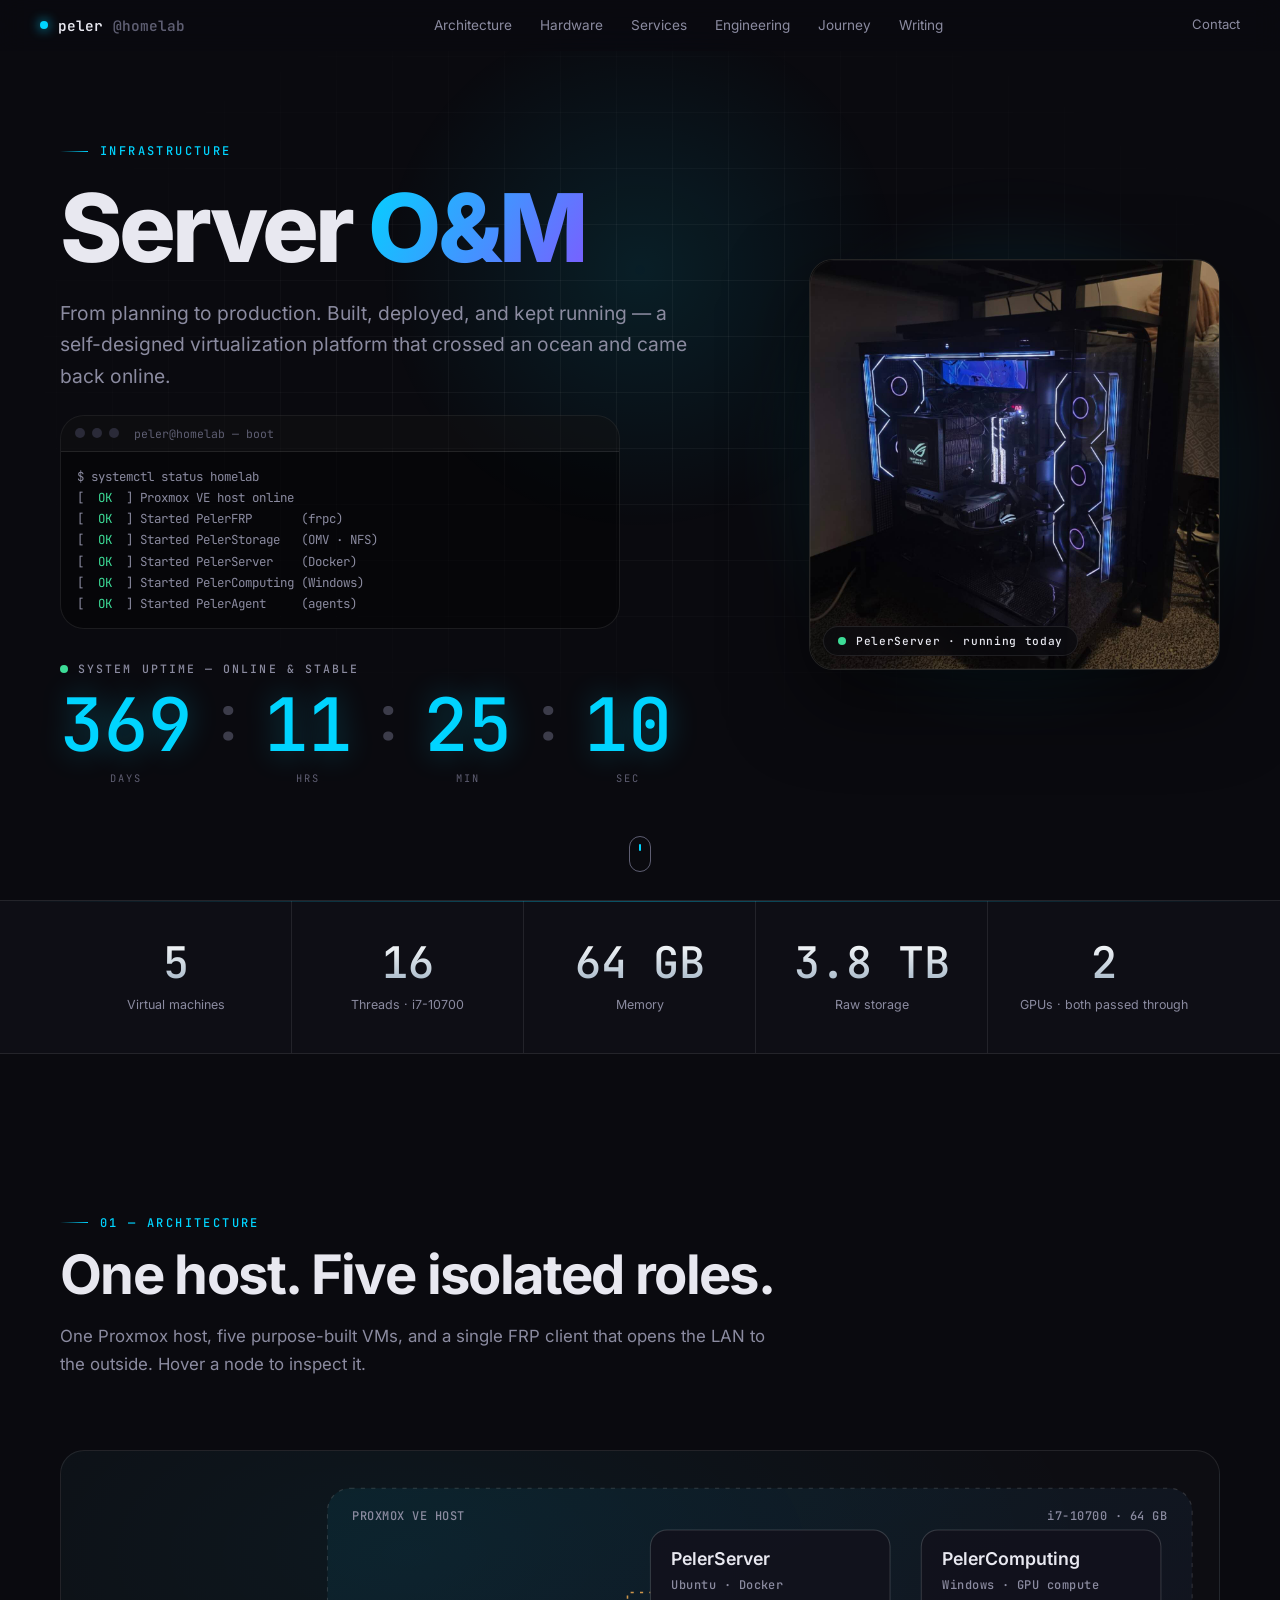
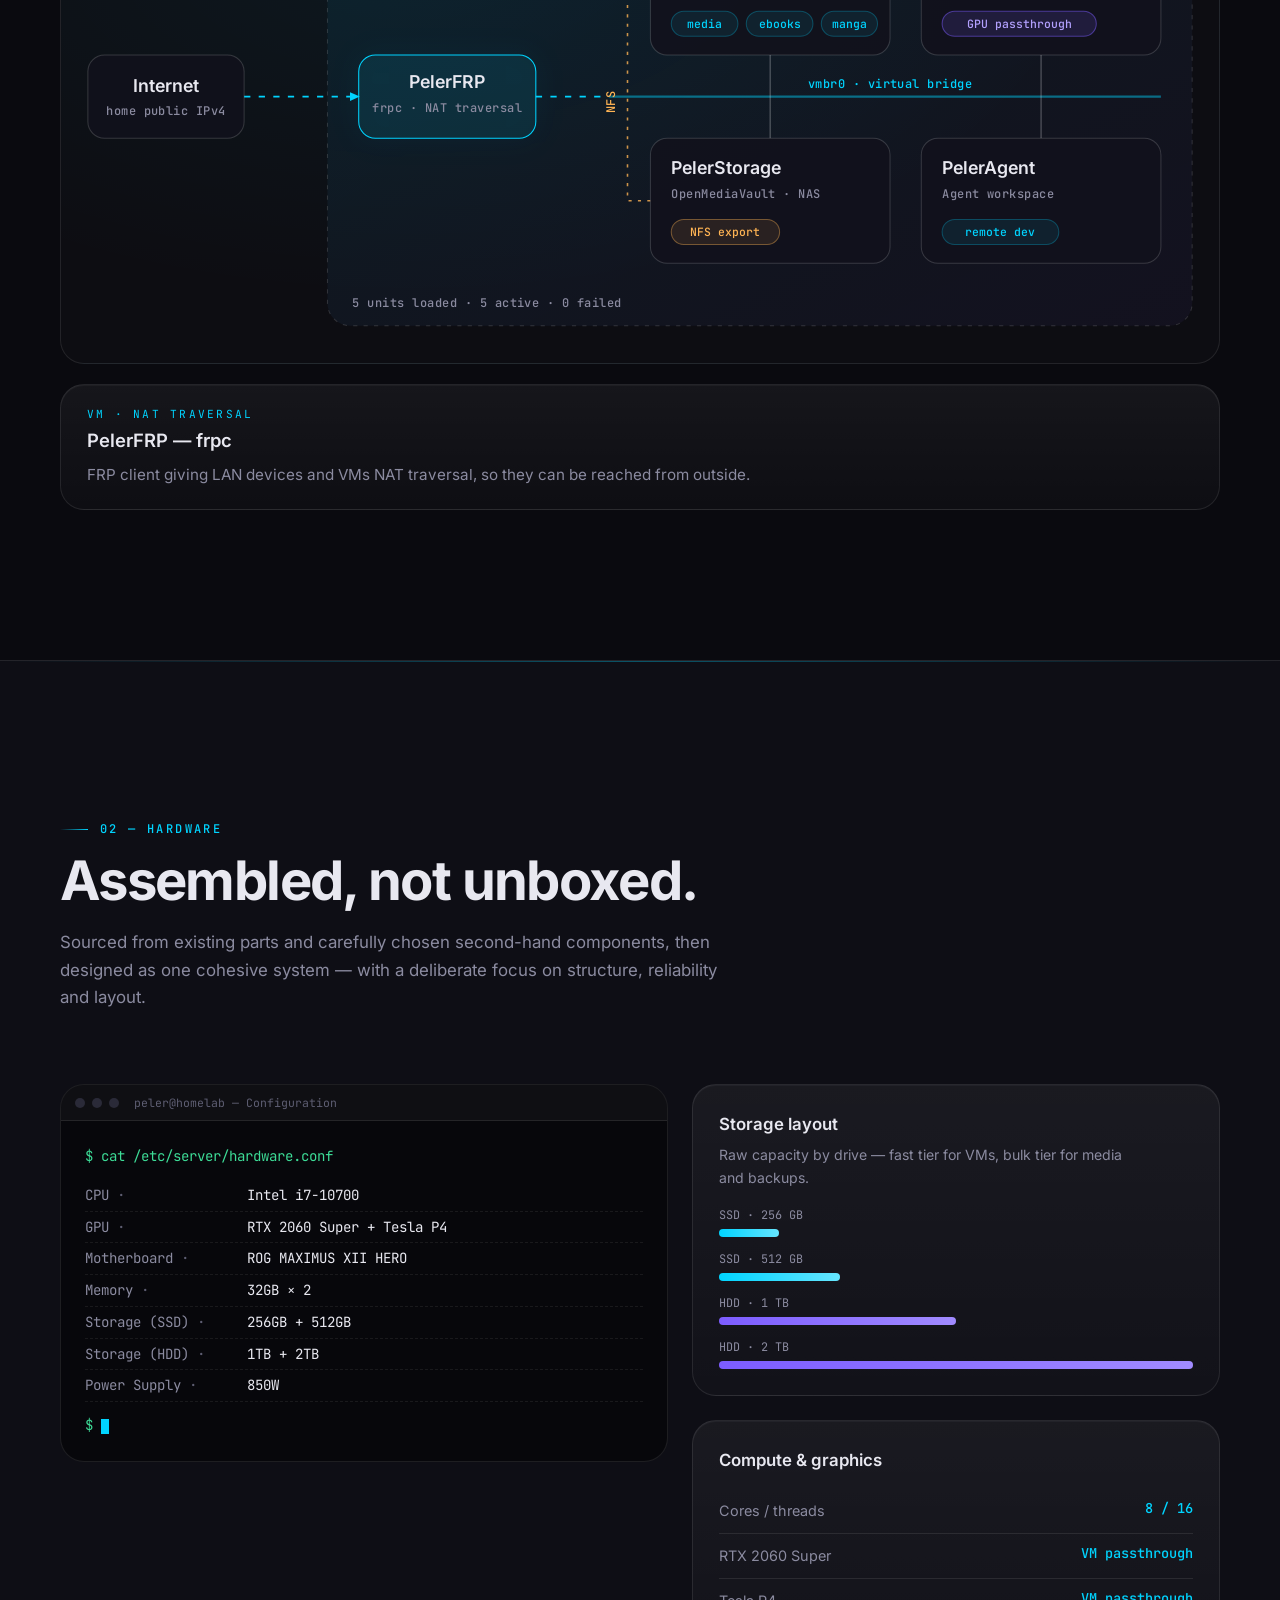
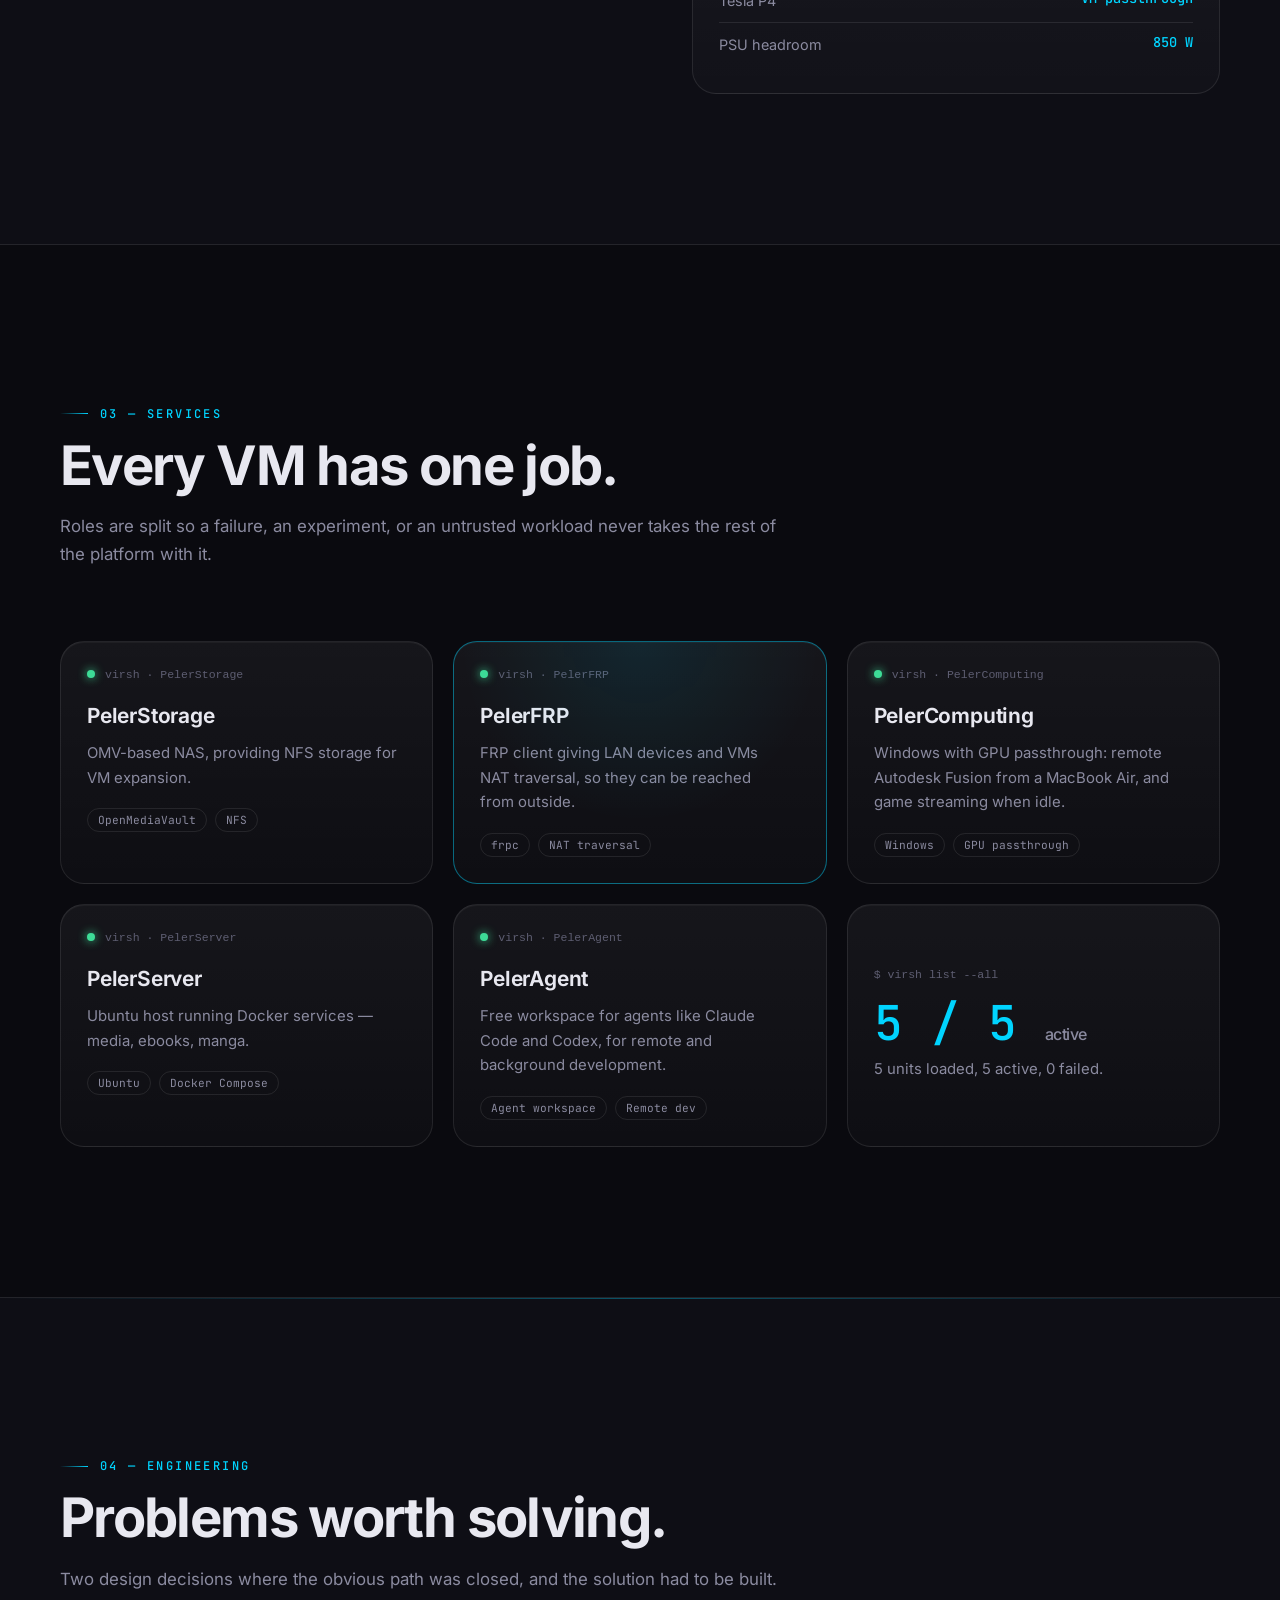
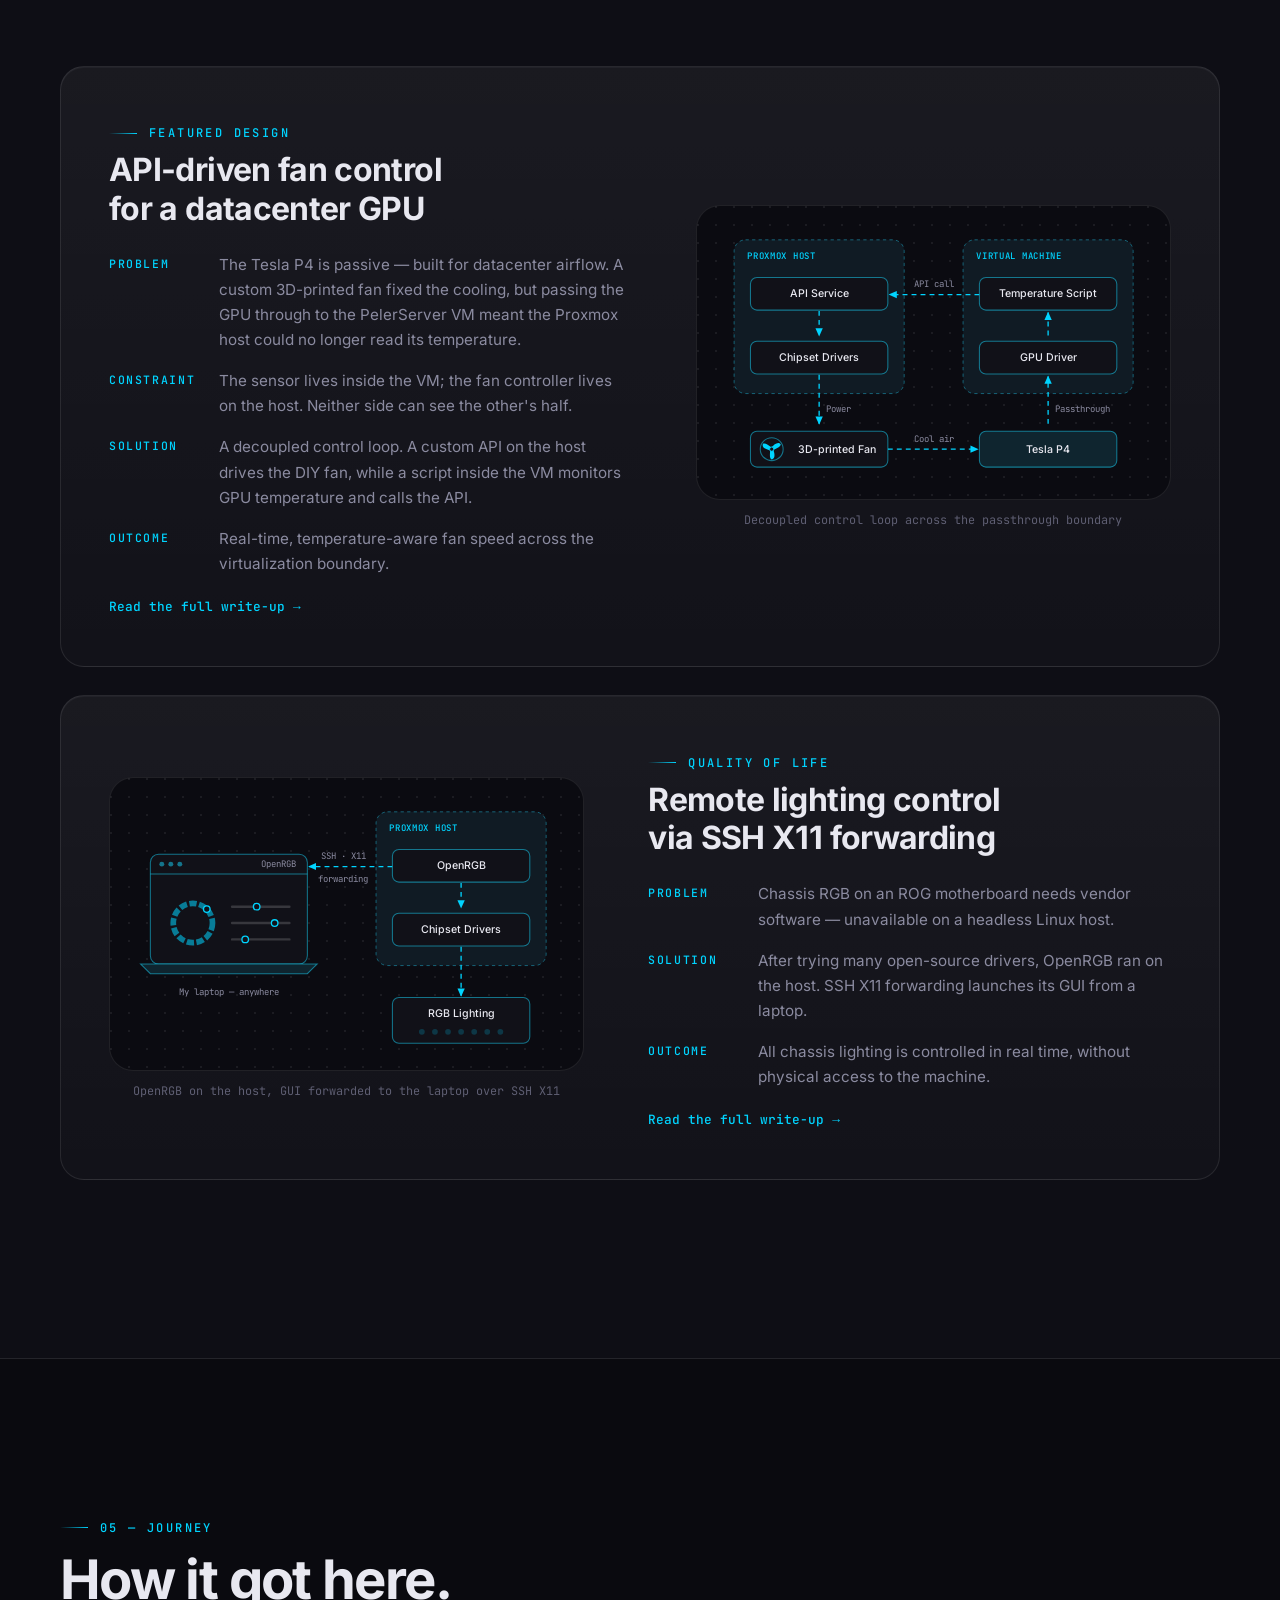
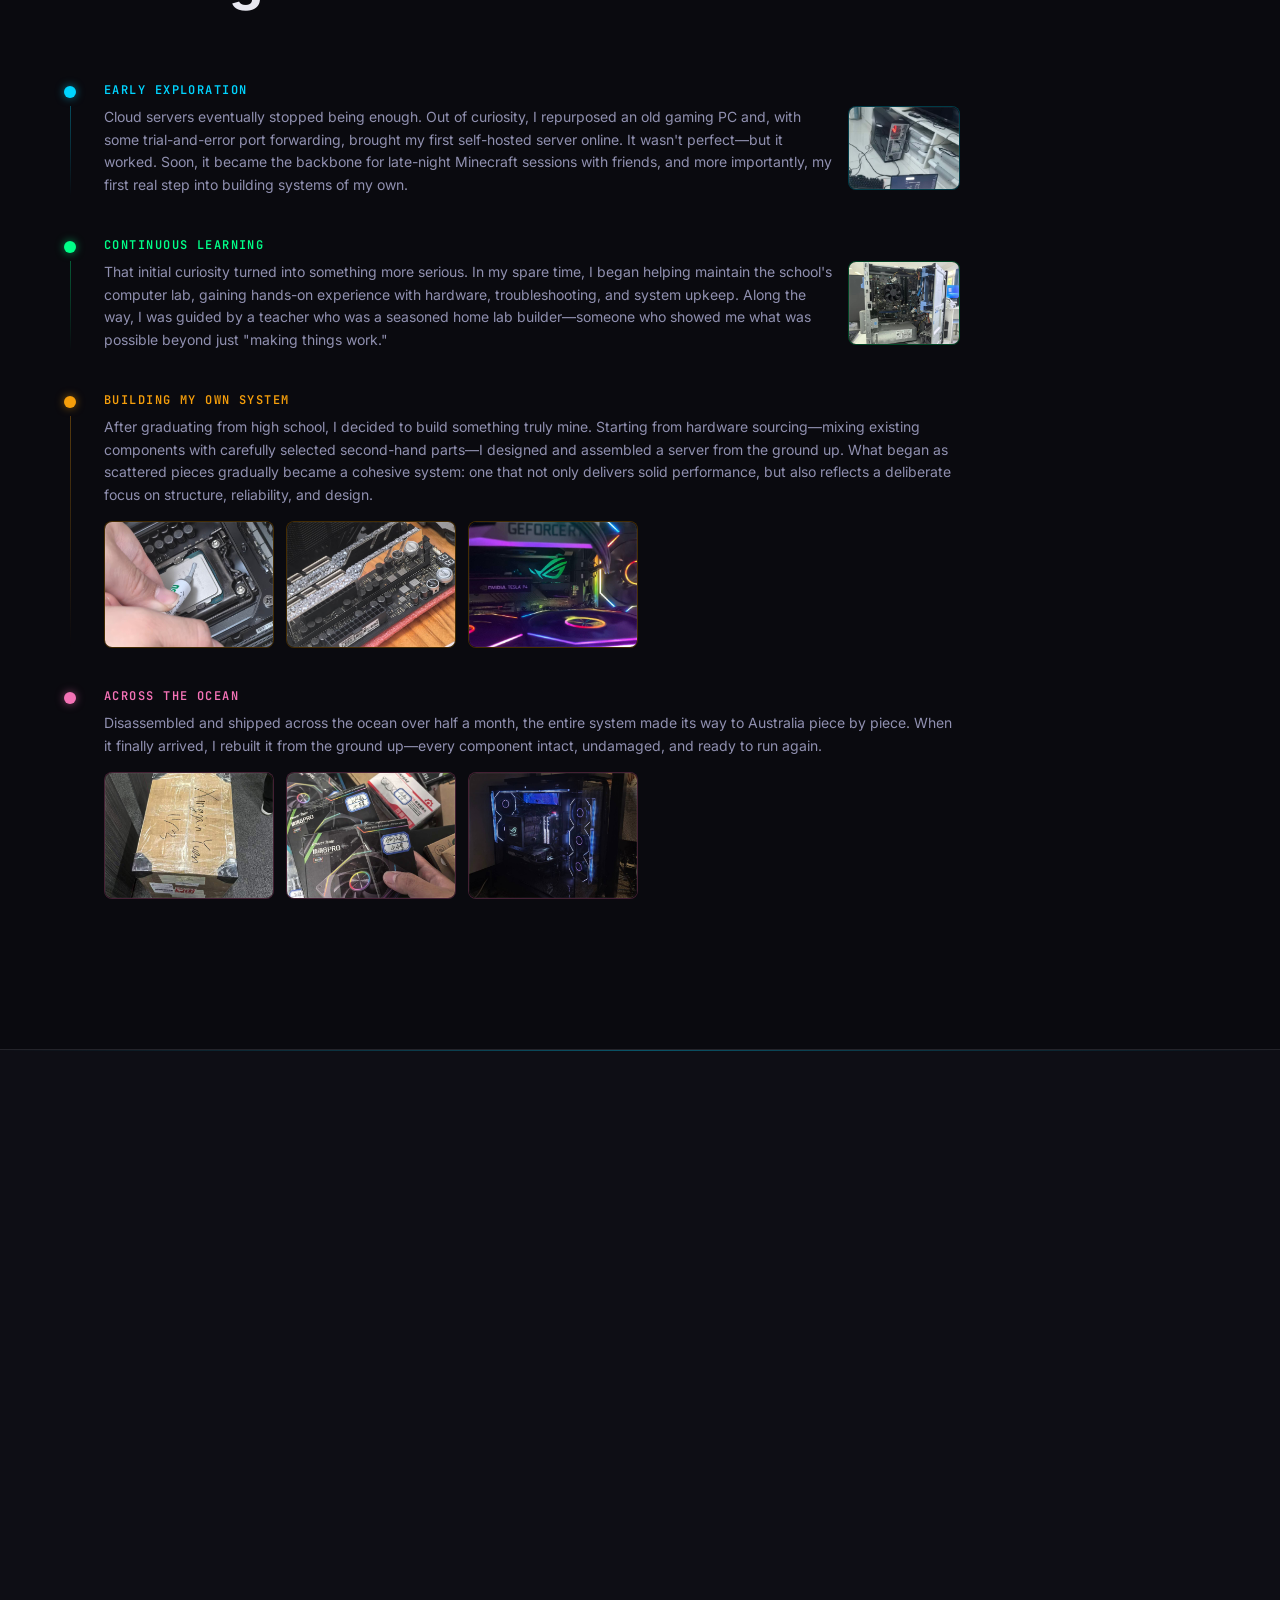
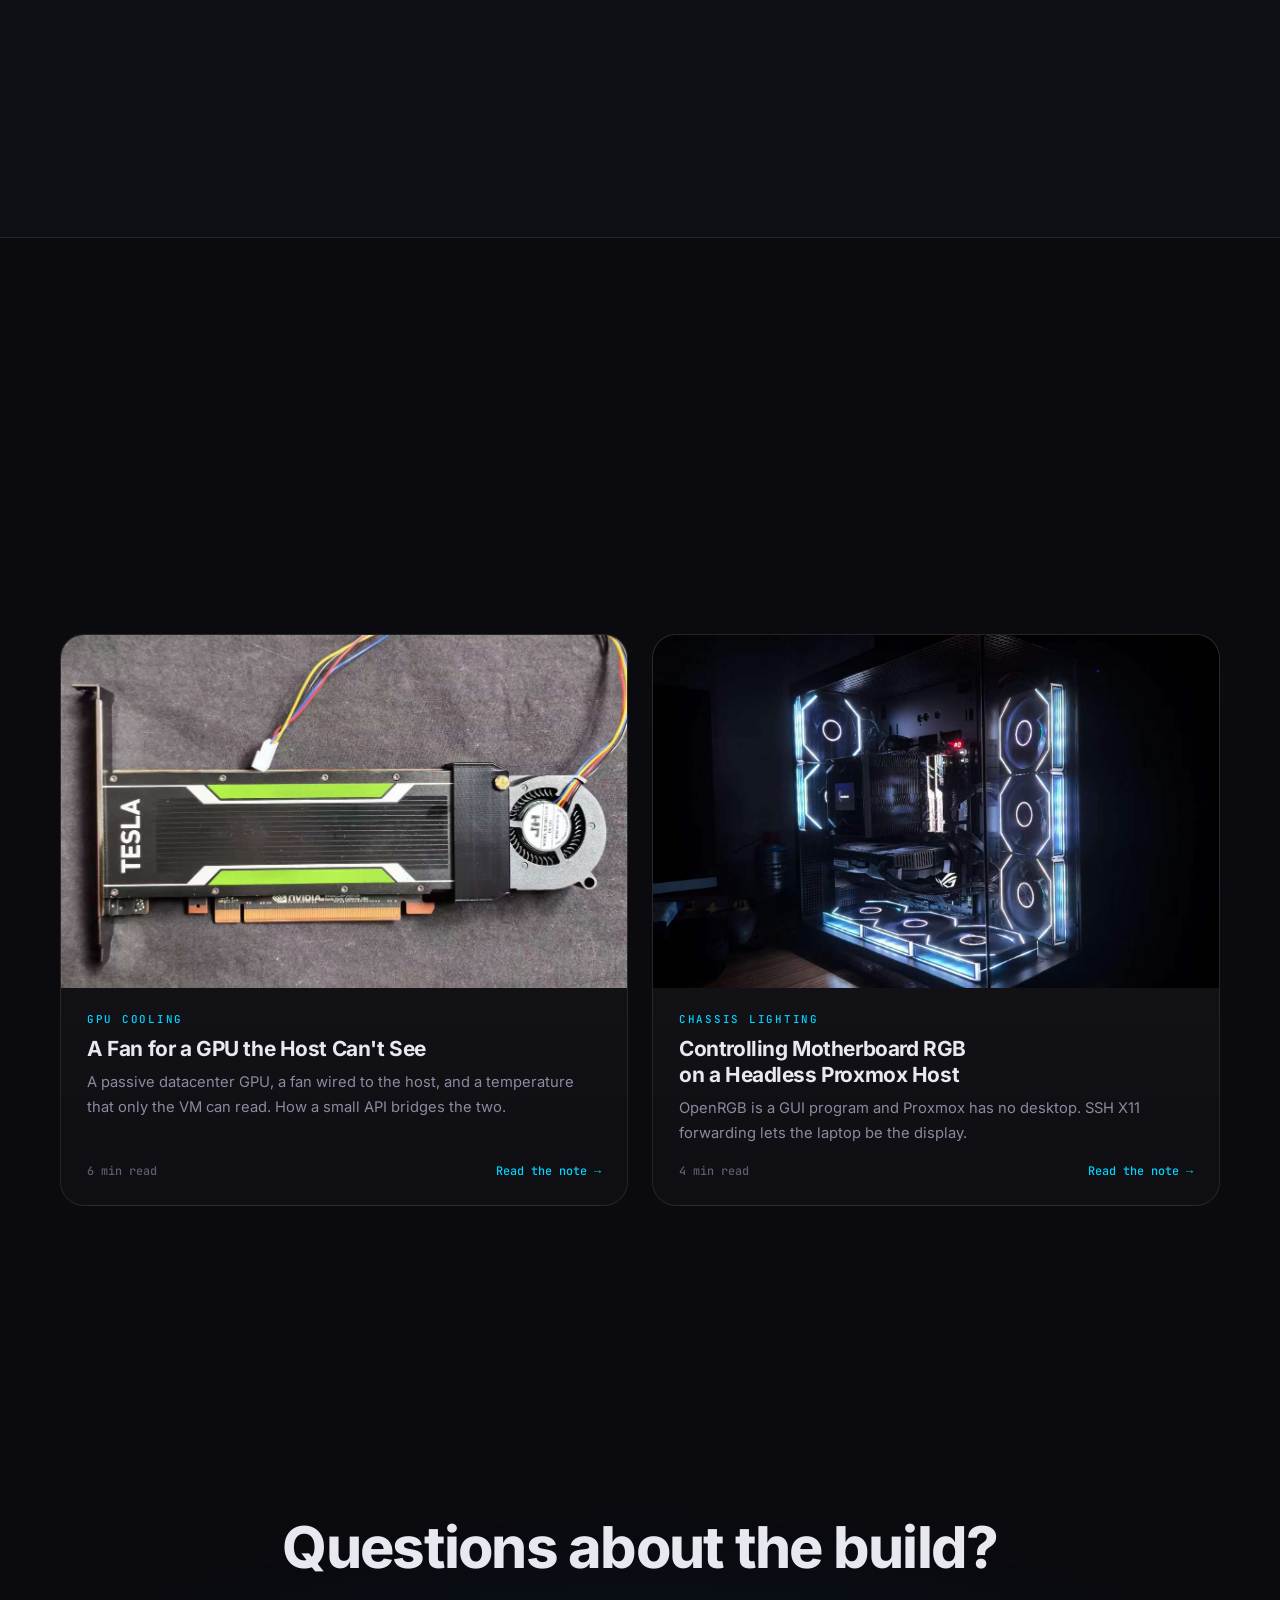
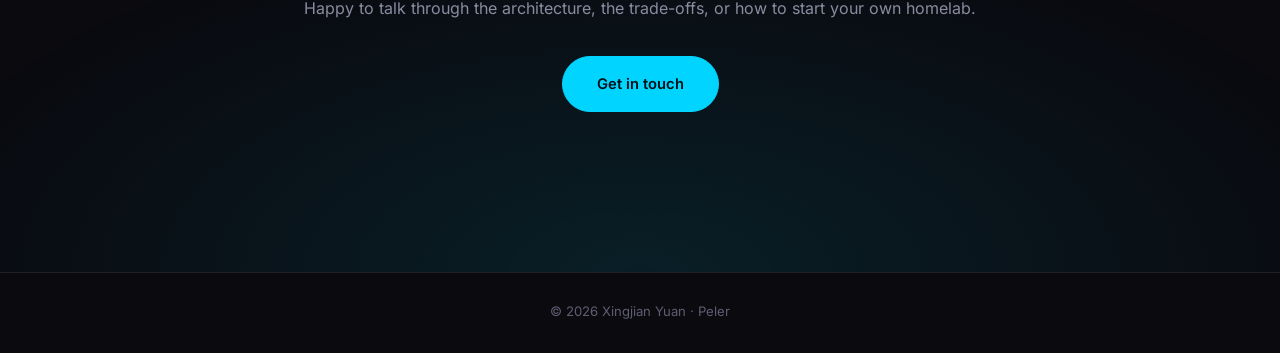
<file: index.html>
<!doctype html>
<html lang="en">
<head>
<meta charset="utf-8">
<meta name="viewport" content="width=device-width, initial-scale=1">
<title>Server O&amp;M — Peler Homelab</title>
<meta name="description" content="A self-built Proxmox homelab: architecture, hardware, virtual machines and the engineering stories behind it.">
<meta name="theme-color" content="#0a0a0f">
<link rel="icon" href="data:image/svg+xml,%3Csvg xmlns='http://www.w3.org/2000/svg' viewBox='0 0 32 32'%3E%3Crect width='32' height='32' rx='8' fill='%230a0a0f'/%3E%3Cpath d='M8 11h16M8 16h16M8 21h16' stroke='%2300d4ff' stroke-width='2.4' stroke-linecap='round'/%3E%3C/svg%3E">
<link rel="preload" href="assets/fonts/inter-latin.woff2" as="font" type="font/woff2" crossorigin>
<link rel="preload" href="assets/fonts/jbmono-latin.woff2" as="font" type="font/woff2" crossorigin>
<link rel="stylesheet" href="style.css">
</head>
<body>
<div class="progress" id="progress"></div>
<div class="glow" id="glow" aria-hidden="true"></div>

<header class="nav" id="nav">
  <a class="nav__brand" href="#top"><span class="dot"></span>peler<span class="muted">@homelab</span></a>
  <nav class="nav__links" aria-label="Sections">
    <a href="#architecture">Architecture</a>
    <a href="#hardware">Hardware</a>
    <a href="#services">Services</a>
    <a href="#engineering">Engineering</a>
    <a href="#journey">Journey</a>
    <a href="#writing">Writing</a>
  </nav>
  <a class="nav__back" href="#contact">Contact</a>
</header>

<main id="top">

<!-- HERO -->
<section class="hero">
  <div class="grid-bg" aria-hidden="true"></div>
  <div class="wrap hero__inner">
   <div class="hero__main">
    <p class="eyebrow reveal">INFRASTRUCTURE</p>
    <h1 class="hero__title reveal">Server <span class="grad">O&amp;M</span></h1>
    <p class="hero__lead reveal">From planning to production. Built, deployed, and kept running — a self-designed virtualization platform that crossed an ocean and came back online.</p>

    <div class="boot reveal" aria-label="Boot log">
      <div class="boot__bar"><i></i><i></i><i></i><span>peler@homelab — boot</span></div>
      <pre id="boot" class="boot__body"></pre>
    </div>

    <div class="uptime reveal">
      <span class="uptime__label"><span class="pulse"></span>SYSTEM UPTIME — ONLINE &amp; STABLE</span>
      <div class="uptime__clock" id="uptime" aria-live="off">
        <div><b id="u-d">000</b><small>DAYS</small></div><em>:</em>
        <div><b id="u-h">00</b><small>HRS</small></div><em>:</em>
        <div><b id="u-m">00</b><small>MIN</small></div><em>:</em>
        <div><b id="u-s">00</b><small>SEC</small></div>
      </div>
    </div>
   </div>
   <figure class="hero__visual reveal">
     <button class="shot" data-full="assets/h.jpg"><img src="assets/h.jpg" width="1280" height="1280" alt="The rebuilt homelab glowing in a tempered-glass case."></button>
     <figcaption><span class="pulse"></span>PelerServer · running today</figcaption>
   </figure>
  </div>
  <a class="scroll-hint" href="#metrics" aria-label="Scroll down"><span></span></a>
</section>

<!-- METRICS -->
<section class="metrics" id="metrics">
  <div class="wrap metrics__grid">
    <div class="metric reveal"><b data-count="5">0</b><span>Virtual machines</span></div>
    <div class="metric reveal"><b data-count="16">0</b><span>Threads · i7-10700</span></div>
    <div class="metric reveal"><b data-count="64" data-suffix=" GB">0</b><span>Memory</span></div>
    <div class="metric reveal"><b data-count="3.8" data-dec="1" data-suffix=" TB">0</b><span>Raw storage</span></div>
    <div class="metric reveal"><b data-count="2">0</b><span>GPUs · both passed through</span></div>
  </div>
</section>

<!-- ARCHITECTURE -->
<section class="section" id="architecture">
  <div class="wrap">
    <header class="sec-head reveal">
      <p class="eyebrow">01 — ARCHITECTURE</p>
      <h2>One host. Five isolated roles.</h2>
      <p>One Proxmox host, five purpose-built VMs, and a single FRP client that opens the LAN to the outside. Hover a node to inspect it.</p>
    </header>

    <div class="topo reveal">
      <svg viewBox="0 0 1100 480" role="img" aria-label="Network topology: the internet reaches an FRP client VM on a Proxmox host, which shares a bridge with four other virtual machines" id="topo">
        <defs>
          <linearGradient id="gHost" x1="0" y1="0" x2="1" y2="1">
            <stop offset="0" stop-color="#00d4ff" stop-opacity=".07"/>
            <stop offset="1" stop-color="#7c5cff" stop-opacity=".05"/>
          </linearGradient>
          <marker id="arr" viewBox="0 0 10 10" refX="8" refY="5" markerWidth="7" markerHeight="7" orient="auto-start-reverse">
            <path d="M0 1 L9 5 L0 9z" fill="#00d4ff"/>
          </marker>
        </defs>

        <!-- host -->
        <rect x="250" y="30" width="830" height="420" rx="22" fill="url(#gHost)" stroke="rgba(255,255,255,.14)" stroke-dasharray="4 6"/>
        <text x="274" y="60" class="t-mono t-dim">PROXMOX VE HOST</text>
        <text x="1056" y="60" text-anchor="end" class="t-mono t-dim">i7-10700 · 64 GB</text>

        <!-- links -->
        <path class="link flow" d="M170 230 H280" marker-end="url(#arr)"/>
        <path class="link flow" d="M450 230 H520"/>
        <path class="bridge" d="M520 230 H1050"/>
        <text x="790" y="222" text-anchor="middle" class="t-mono t-cyan">vmbr0 · virtual bridge</text>
        <path class="link" d="M675 190 V230"/><path class="link" d="M935 190 V230"/>
        <path class="link" d="M675 270 V230"/><path class="link" d="M935 270 V230"/>
        <path class="link nfs" d="M560 330 H538 V130 H560"/>
        <text transform="translate(526 235) rotate(-90)" text-anchor="middle" class="t-mono t-amber">NFS</text>

        <!-- internet -->
        <g class="node" data-node="cf" tabindex="0">
          <rect x="20" y="190" width="150" height="80" rx="16"/>
          <text x="95" y="226" text-anchor="middle" class="t-title">Internet</text>
          <text x="95" y="248" text-anchor="middle" class="t-mono t-dim">home public IPv4</text>
        </g>
        <!-- network -->
        <g class="node" data-node="frp" tabindex="0">
          <rect x="280" y="190" width="170" height="80" rx="16"/>
          <text x="365" y="222" text-anchor="middle" class="t-title">PelerFRP</text>
          <text x="365" y="245" text-anchor="middle" class="t-mono t-dim">frpc · NAT traversal</text>
        </g>
        <!-- server -->
        <g class="node" data-node="server" tabindex="0">
          <rect x="560" y="70" width="230" height="120" rx="16"/>
          <text x="580" y="104" class="t-title">PelerServer</text>
          <text x="580" y="127" class="t-mono t-dim">Ubuntu · Docker</text>
          <g class="chip"><rect x="580" y="148" width="64" height="24" rx="12"/><text x="612" y="164" text-anchor="middle">media</text></g>
          <g class="chip"><rect x="652" y="148" width="64" height="24" rx="12"/><text x="684" y="164" text-anchor="middle">ebooks</text></g>
          <g class="chip"><rect x="724" y="148" width="54" height="24" rx="12"/><text x="751" y="164" text-anchor="middle">manga</text></g>
        </g>
        <!-- computing -->
        <g class="node" data-node="computing" tabindex="0">
          <rect x="820" y="70" width="230" height="120" rx="16"/>
          <text x="840" y="104" class="t-title">PelerComputing</text>
          <text x="840" y="127" class="t-mono t-dim">Windows · GPU compute</text>
          <g class="chip chip--hot"><rect x="840" y="148" width="148" height="24" rx="12"/><text x="914" y="164" text-anchor="middle">GPU passthrough</text></g>
        </g>
        <!-- storage -->
        <g class="node" data-node="storage" tabindex="0">
          <rect x="560" y="270" width="230" height="120" rx="16"/>
          <text x="580" y="304" class="t-title">PelerStorage</text>
          <text x="580" y="327" class="t-mono t-dim">OpenMediaVault · NAS</text>
          <g class="chip chip--warm"><rect x="580" y="348" width="104" height="24" rx="12"/><text x="632" y="364" text-anchor="middle">NFS export</text></g>
        </g>
        <!-- agent -->
        <g class="node" data-node="agent" tabindex="0">
          <rect x="820" y="270" width="230" height="120" rx="16"/>
          <text x="840" y="304" class="t-title">PelerAgent</text>
          <text x="840" y="327" class="t-mono t-dim">Agent workspace</text>
          <g class="chip"><rect x="840" y="348" width="112" height="24" rx="12"/><text x="896" y="364" text-anchor="middle">remote dev</text></g>
        </g>

        <text x="274" y="432" class="t-mono t-dim">5 units loaded · 5 active · 0 failed</text>
      </svg>

      <aside class="topo__panel" id="topo-panel" aria-live="polite">
        <p class="topo__kicker" id="tp-kicker">NODE</p>
        <h3 id="tp-title">Select a node</h3>
        <p id="tp-body">Hover or focus any element in the diagram to see its role in the platform.</p>
      </aside>
    </div>
  </div>
</section>

<!-- HARDWARE -->
<section class="section section--alt" id="hardware">
  <div class="wrap">
    <header class="sec-head reveal">
      <p class="eyebrow">02 — HARDWARE</p>
      <h2>Assembled, not unboxed.</h2>
      <p>Sourced from existing parts and carefully chosen second-hand components, then designed as one cohesive system — with a deliberate focus on structure, reliability and layout.</p>
    </header>

    <div class="hw">
      <div class="term reveal">
        <div class="term__bar"><i></i><i></i><i></i><span>peler@homelab — Configuration</span></div>
        <div class="term__body">
          <p class="cmd">$ cat /etc/server/hardware.conf</p>
          <dl class="conf">
            <div><dt>CPU</dt><dd>Intel i7-10700</dd></div>
            <div><dt>GPU</dt><dd>RTX 2060 Super + Tesla P4</dd></div>
            <div><dt>Motherboard</dt><dd>ROG MAXIMUS XII HERO</dd></div>
            <div><dt>Memory</dt><dd>32GB × 2</dd></div>
            <div><dt>Storage (SSD)</dt><dd>256GB + 512GB</dd></div>
            <div><dt>Storage (HDD)</dt><dd>1TB + 2TB</dd></div>
            <div><dt>Power Supply</dt><dd>850W</dd></div>
          </dl>
          <p class="cmd">$ <span class="caret"></span></p>
        </div>
      </div>

      <div class="hw__side">
        <div class="card reveal">
          <h3>Storage layout</h3>
          <p class="card__sub">Raw capacity by drive — fast tier for VMs, bulk tier for media and backups.</p>
          <div class="bars">
            <div class="bar"><span>SSD · 256 GB</span><i style="--w:12.8%" class="ssd"></i></div>
            <div class="bar"><span>SSD · 512 GB</span><i style="--w:25.6%" class="ssd"></i></div>
            <div class="bar"><span>HDD · 1 TB</span><i style="--w:50%" class="hdd"></i></div>
            <div class="bar"><span>HDD · 2 TB</span><i style="--w:100%" class="hdd"></i></div>
          </div>
        </div>
        <div class="card reveal">
          <h3>Compute &amp; graphics</h3>
          <ul class="kv">
            <li><span>Cores / threads</span><b>8 / 16</b></li>
            <li><span>RTX 2060 Super</span><b>VM passthrough</b></li>
            <li><span>Tesla P4</span><b>VM passthrough</b></li>
            <li><span>PSU headroom</span><b>850 W</b></li>
          </ul>
        </div>
      </div>
    </div>
  </div>
</section>

<!-- SERVICES -->
<section class="section" id="services">
  <div class="wrap">
    <header class="sec-head reveal">
      <p class="eyebrow">03 — SERVICES</p>
      <h2>Every VM has one job.</h2>
      <p>Roles are split so a failure, an experiment, or an untrusted workload never takes the rest of the platform with it.</p>
    </header>

    <div class="vm-grid">
      <article class="vm reveal" data-node="storage">
        <div class="vm__top"><span class="led"></span><code>virsh · PelerStorage</code></div>
        <h3>PelerStorage</h3>
        <p>OMV-based NAS, providing NFS storage for VM expansion.</p>
        <ul class="tags"><li>OpenMediaVault</li><li>NFS</li></ul>
      </article>
      <article class="vm reveal" data-node="frp">
        <div class="vm__top"><span class="led"></span><code>virsh · PelerFRP</code></div>
        <h3>PelerFRP</h3>
        <p>FRP client giving LAN devices and VMs NAT traversal, so they can be reached from outside.</p>
        <ul class="tags"><li>frpc</li><li>NAT traversal</li></ul>
      </article>
      <article class="vm reveal" data-node="computing">
        <div class="vm__top"><span class="led"></span><code>virsh · PelerComputing</code></div>
        <h3>PelerComputing</h3>
        <p>Windows with GPU passthrough: remote Autodesk Fusion from a MacBook Air, and game streaming when idle.</p>
        <ul class="tags"><li>Windows</li><li>GPU passthrough</li></ul>
      </article>
      <article class="vm reveal" data-node="server">
        <div class="vm__top"><span class="led"></span><code>virsh · PelerServer</code></div>
        <h3>PelerServer</h3>
        <p>Ubuntu host running Docker services — media, ebooks, manga.</p>
        <ul class="tags"><li>Ubuntu</li><li>Docker Compose</li></ul>
      </article>
      <article class="vm reveal" data-node="agent">
        <div class="vm__top"><span class="led"></span><code>virsh · PelerAgent</code></div>
        <h3>PelerAgent</h3>
        <p>Free workspace for agents like Claude Code and Codex, for remote and background development.</p>
        <ul class="tags"><li>Agent workspace</li><li>Remote dev</li></ul>
      </article>
      <article class="vm vm--sum reveal">
        <div class="vm__top"><code>$ virsh list --all</code></div>
        <h3>5 / 5 <span>active</span></h3>
        <p>5 units loaded, 5 active, 0 failed.</p>
      </article>
    </div>
  </div>
</section>

<!-- ENGINEERING -->
<section class="section section--alt" id="engineering">
  <div class="wrap">
    <header class="sec-head reveal">
      <p class="eyebrow">04 — ENGINEERING</p>
      <h2>Problems worth solving.</h2>
      <p>Two design decisions where the obvious path was closed, and the solution had to be built.</p>
    </header>

    <article class="case reveal">
      <div class="case__text">
        <p class="eyebrow">FEATURED DESIGN</p>
        <h3>API-driven fan control for a datacenter GPU</h3>
        <dl class="story">
          <div><dt>Problem</dt><dd>The Tesla P4 is passive — built for datacenter airflow. A custom 3D-printed fan fixed the cooling, but passing the GPU through to the PelerServer VM meant the Proxmox host could no longer read its temperature.</dd></div>
          <div><dt>Constraint</dt><dd>The sensor lives inside the VM; the fan controller lives on the host. Neither side can see the other's half.</dd></div>
          <div><dt>Solution</dt><dd>A decoupled control loop. A custom API on the host drives the DIY fan, while a script inside the VM monitors GPU temperature and calls the API.</dd></div>
          <div><dt>Outcome</dt><dd>Real-time, temperature-aware fan speed across the virtualization boundary.</dd></div>
        </dl>
        <a class="case__link" href="fan-control.html">Read the full write-up <span aria-hidden="true">→</span></a>
      </div>
      <figure class="case__fig">
        <div class="diagram net-fig"><svg class="net" viewBox="0 0 520 304" role="img" aria-labelledby="net-fan-t net-fan-d">
                  <title id="net-fan-t">Fan control across the VM boundary</title>
                  <desc id="net-fan-d">Inside the virtual machine, a temperature script reads the passed-through Tesla P4 and calls an API service on the Proxmox host, which drives the 3D-printed fan that cools the card.</desc>
                  <defs><marker id="net-fan-arrow" viewBox="0 0 10 10" refX="8" refY="5" markerWidth="7" markerHeight="7" orient="auto-start-reverse"><path d="M0 1L9 5L0 9Z" class="net__arrowhead" /></marker></defs>
                  <rect class="net__group" x="16" y="12" width="208" height="188" rx="14" /><text class="net__title" x="32" y="36">Proxmox Host</text>
                  <rect class="net__group" x="296" y="12" width="208" height="188" rx="14" /><text class="net__title" x="312" y="36">Virtual Machine</text>
                  <path class="rig__wire rig__wire--data" d="M316 79H206" marker-end="url(#net-fan-arrow)" />
                  <text class="net__note" x="260" y="70" text-anchor="middle">API call</text>
                  <path class="rig__wire rig__wire--data" d="M120 99V129" marker-end="url(#net-fan-arrow)" />
                  <path class="rig__wire rig__wire--data" d="M400 129V101" marker-end="url(#net-fan-arrow)" />
                  <path class="rig__wire rig__wire--data" d="M120 177V237" marker-end="url(#net-fan-arrow)" />
                  <text class="net__note" x="128" y="222" text-anchor="start">Power</text>
                  <path class="rig__wire rig__wire--data" d="M400 237V179" marker-end="url(#net-fan-arrow)" />
                  <text class="net__note" x="408" y="222" text-anchor="start">Passthrough</text>
                  <path class="rig__wire rig__wire--data" d="M204 268H314" marker-end="url(#net-fan-arrow)" />
                  <text class="net__note" x="260" y="259" text-anchor="middle">Cool air</text>
                  <rect class="rig__box" x="36" y="58" width="168" height="40" rx="8" /><text class="rig__label" x="120" y="82.5">API Service</text>
                  <rect class="rig__box" x="36" y="136" width="168" height="40" rx="8" /><text class="rig__label" x="120" y="160.5">Chipset Drivers</text>
                  <rect class="rig__box" x="316" y="58" width="168" height="40" rx="8" /><text class="rig__label" x="400" y="82.5">Temperature Script</text>
                  <rect class="rig__box" x="316" y="136" width="168" height="40" rx="8" /><text class="rig__label" x="400" y="160.5">GPU Driver</text>
                  <rect class="rig__box" x="36" y="246" width="168" height="44" rx="8" /><g transform="translate(62 268)"><circle class="net__ring" r="14" /><g class="net__blades"><path transform="rotate(0)" d="M0 -2.5C3 -6 8 -10 11 -6C11 -3 6 -1 2.4 0.8Z" /><path transform="rotate(120)" d="M0 -2.5C3 -6 8 -10 11 -6C11 -3 6 -1 2.4 0.8Z" /><path transform="rotate(240)" d="M0 -2.5C3 -6 8 -10 11 -6C11 -3 6 -1 2.4 0.8Z" /></g><circle class="net__hub" r="2.6" /></g><text class="rig__label" x="142" y="272.5">3D-printed Fan</text>
                  <rect class="rig__frame" x="316" y="246" width="168" height="44" rx="8" /><text class="rig__label" x="400" y="272.5">Tesla P4</text>
                </svg></div>
        <figcaption>Decoupled control loop across the passthrough boundary</figcaption>
      </figure>
    </article>

    <article class="case case--rev reveal">
      <div class="case__text">
        <p class="eyebrow">QUALITY OF LIFE</p>
        <h3>Remote lighting control via SSH X11 forwarding</h3>
        <dl class="story">
          <div><dt>Problem</dt><dd>Chassis RGB on an ROG motherboard needs vendor software — unavailable on a headless Linux host.</dd></div>
          <div><dt>Solution</dt><dd>After trying many open-source drivers, OpenRGB ran on the host. SSH X11 forwarding launches its GUI from a laptop.</dd></div>
          <div><dt>Outcome</dt><dd>All chassis lighting is controlled in real time, without physical access to the machine.</dd></div>
        </dl>
        <a class="case__link" href="openrgb.html">Read the full write-up <span aria-hidden="true">→</span></a>
      </div>
      <figure class="case__fig">
        <div class="diagram net-fig"><svg class="net" viewBox="0 0 520 304" role="img" aria-labelledby="net-rgb-t net-rgb-d">
                  <title id="net-rgb-t">Lighting control over SSH X11 forwarding</title>
                  <desc id="net-rgb-d">OpenRGB runs on the Proxmox host and talks to the chipset drivers that control the RGB lighting; its window is forwarded over SSH X11 to a laptop.</desc>
                  <defs><marker id="net-rgb-arrow" viewBox="0 0 10 10" refX="8" refY="5" markerWidth="7" markerHeight="7" orient="auto-start-reverse"><path d="M0 1L9 5L0 9Z" class="net__arrowhead" /></marker></defs>
                  <rect class="net__group" x="296" y="12" width="208" height="188" rx="14" /><text class="net__title" x="312" y="36">Proxmox Host</text>
                  <path class="rig__wire rig__wire--data" d="M316 79H214" marker-end="url(#net-rgb-arrow)" />
                  <text class="net__note" x="256" y="70" text-anchor="middle">SSH · X11</text>
                  <text class="net__note" x="256" y="98" text-anchor="middle">forwarding</text>
                  <path class="rig__wire rig__wire--data" d="M400 99V129" marker-end="url(#net-rgb-arrow)" />
                  <path class="rig__wire rig__wire--data" d="M400 177V237" marker-end="url(#net-rgb-arrow)" />
                  <rect class="rig__box" x="316" y="58" width="168" height="40" rx="8" /><text class="rig__label" x="400" y="82.5">OpenRGB</text>
                  <rect class="rig__box" x="316" y="136" width="168" height="40" rx="8" /><text class="rig__label" x="400" y="160.5">Chipset Drivers</text>
                  <g transform="translate(0 24)"><rect class="rig__box" x="20" y="40" width="192" height="134" rx="10" /><path class="rig__thin" d="M20 64H212" /><circle class="net__dot" cx="34" cy="52" r="3" /><circle class="net__dot" cx="45" cy="52" r="3" /><circle class="net__dot" cx="56" cy="52" r="3" /><text class="net__note" x="198" y="56" text-anchor="end">OpenRGB</text><circle class="net__wheel" cx="72" cy="124" r="24" /><circle class="net__knob" cx="89" cy="107" r="4" /><path class="net__track" d="M120 104H190" /><circle class="net__knob" cx="150" cy="104" r="4" /><path class="net__track" d="M120 124H190" /><circle class="net__knob" cx="172" cy="124" r="4" /><path class="net__track" d="M120 144H190" /><circle class="net__knob" cx="136" cy="144" r="4" />
                  <path class="rig__frame" d="M8 174H224L212 186H20Z" />
                  <text class="net__note" x="116" y="212" text-anchor="middle">My laptop — anywhere</text></g>
                  <rect class="rig__box" x="316" y="239" width="168" height="56" rx="8" /><text class="rig__label" x="400" y="263">RGB Lighting</text><circle class="net__led" style="--n: 0" cx="352" cy="281" r="3.5" /><circle class="net__led" style="--n: 1" cx="368" cy="281" r="3.5" /><circle class="net__led" style="--n: 2" cx="384" cy="281" r="3.5" /><circle class="net__led" style="--n: 3" cx="400" cy="281" r="3.5" /><circle class="net__led" style="--n: 4" cx="416" cy="281" r="3.5" /><circle class="net__led" style="--n: 5" cx="432" cy="281" r="3.5" /><circle class="net__led" style="--n: 6" cx="448" cy="281" r="3.5" />
                </svg></div>
        <figcaption>OpenRGB on the host, GUI forwarded to the laptop over SSH X11</figcaption>
      </figure>
    </article>
  </div>
</section>

<!-- JOURNEY -->
<section class="section" id="journey">
  <div class="wrap">
    <header class="sec-head reveal">
      <p class="eyebrow">05 — JOURNEY</p>
      <h2>How it got here.</h2>
    </header>

    <ol class="timeline">
      <li class="tl reveal" style="--c:#00d4ff">
        <div class="tl__rail"><i class="tl__dot"></i><i class="tl__line"></i></div>
        <div class="tl__body">
          <h3 class="tl__title">Early Exploration</h3>
          <div class="tl__row">
            <p>Cloud servers eventually stopped being enough. Out of curiosity, I repurposed an old gaming PC and, with some trial-and-error port forwarding, brought my first self-hosted server online. It wasn't perfect—but it worked. Soon, it became the backbone for late-night Minecraft sessions with friends, and more importantly, my first real step into building systems of my own.</p>
            <div class="shots shots--thumb">
              <button class="shot" data-full="assets/a.jpg"><img src="assets/a.jpg" width="480" height="360" loading="lazy" alt="The first self-hosted server: a repurposed gaming PC beside a laptop."></button>
            </div>
          </div>
        </div>
      </li>
      <li class="tl reveal" style="--c:#00ff88">
        <div class="tl__rail"><i class="tl__dot"></i><i class="tl__line"></i></div>
        <div class="tl__body">
          <h3 class="tl__title">Continuous Learning</h3>
          <div class="tl__row">
            <p>That initial curiosity turned into something more serious. In my spare time, I began helping maintain the school's computer lab, gaining hands-on experience with hardware, troubleshooting, and system upkeep. Along the way, I was guided by a teacher who was a seasoned home lab builder—someone who showed me what was possible beyond just "making things work."</p>
            <div class="shots shots--thumb">
              <button class="shot" data-full="assets/b.png"><img src="assets/b.png" width="480" height="360" loading="lazy" alt="Inside a school lab desktop during maintenance."></button>
            </div>
          </div>
        </div>
      </li>
      <li class="tl reveal" style="--c:#f59e0b">
        <div class="tl__rail"><i class="tl__dot"></i><i class="tl__line"></i></div>
        <div class="tl__body">
          <h3 class="tl__title">Building My Own System</h3>
          <div class="tl__row">
            <p>After graduating from high school, I decided to build something truly mine. Starting from hardware sourcing—mixing existing components with carefully selected second-hand parts—I designed and assembled a server from the ground up. What began as scattered pieces gradually became a cohesive system: one that not only delivers solid performance, but also reflects a deliberate focus on structure, reliability, and design.</p>
            <div class="shots shots--trio">
              <button class="shot" data-full="assets/c.jpg"><img src="assets/c.jpg" width="480" height="360" loading="lazy" alt="Applying thermal paste to an Intel Core i7."></button>
              <button class="shot" data-full="assets/d.jpg"><img src="assets/d.jpg" width="480" height="360" loading="lazy" alt="G.SKILL Trident Z Royal memory on the ROG Maximus XII Hero."></button>
              <button class="shot" data-full="assets/e.jpg"><img src="assets/e.jpg" width="480" height="360" loading="lazy" alt="A Tesla P4 next to the ROG logo and RGB fans."></button>
            </div>
          </div>
        </div>
      </li>
      <li class="tl tl--last reveal" style="--c:#f472b6">
        <div class="tl__rail"><i class="tl__dot"></i></div>
        <div class="tl__body">
          <h3 class="tl__title">Across the Ocean</h3>
          <div class="tl__row">
            <p>Disassembled and shipped across the ocean over half a month, the entire system made its way to Australia piece by piece. When it finally arrived, I rebuilt it from the ground up—every component intact, undamaged, and ready to run again.</p>
            <div class="shots shots--trio">
              <button class="shot" data-full="assets/f.jpg"><img src="assets/f.jpg" width="480" height="360" loading="lazy" alt="The wrapped shipping box marked fragile."></button>
              <button class="shot" data-full="assets/g.jpg"><img src="assets/g.jpg" width="480" height="360" loading="lazy" alt="ARGB case fans and a Tesla card unpacked before the rebuild."></button>
              <button class="shot" data-full="assets/h.jpg"><img src="assets/h.jpg" width="480" height="360" loading="lazy" alt="The rebuilt system glowing in a tempered-glass case."></button>
            </div>
          </div>
        </div>
      </li>
    </ol>
  </div>
</section>

<!-- PRINCIPLES -->
<section class="section section--alt" id="principles">
  <div class="wrap">
    <header class="sec-head reveal">
      <p class="eyebrow">06 — PRINCIPLES</p>
      <h2>How I think about infrastructure.</h2>
    </header>
    <div class="pr-grid">
      <div class="pr reveal"><i>01</i><h3>Isolate by role</h3><p>One VM, one responsibility. Agents and experiments get a space of their own.</p></div>
      <div class="pr reveal"><i>02</i><h3>Publish through one door</h3><p>Everything reachable from outside goes through one FRP client VM.</p></div>
      <div class="pr reveal"><i>03</i><h3>Decouple across boundaries</h3><p>When hardware and software can't see each other, expose a small API between them instead of forcing a shortcut.</p></div>
      <div class="pr reveal"><i>04</i><h3>Be rebuildable</h3><p>A system that survived being taken apart and shipped across an ocean is one whose structure is understood end to end.</p></div>
    </div>
  </div>
</section>

<!-- WRITING -->
<section class="section" id="writing">
  <div class="wrap">
    <header class="sec-head reveal">
      <p class="eyebrow">07 — WRITING</p>
      <h2>Notes from the build.</h2>
      <p>Two longer write-ups on the engineering decisions above: what broke, what I tried, and why the final design looks the way it does.</p>
    </header>
    <div class="notes-grid">
      <a class="note reveal" href="fan-control.html">
        <div class="note__img"><img src="assets/fan-cover.jpg" width="1200" height="1200" loading="lazy" alt="Tesla P4 with a 3D-printed shroud and 40 mm fan" style="object-position:50% 55%"></div>
        <div class="note__body">
          <span class="note__tag">GPU cooling</span>
          <h3>A Fan for a GPU the Host Can't See</h3>
          <p>A passive datacenter GPU, a fan wired to the host, and a temperature that only the VM can read. How a small API bridges the two.</p>
          <div class="note__meta"><span>6 min read</span><span class="note__go">Read the note →</span></div>
        </div>
      </a>
      <a class="note reveal" href="openrgb.html">
        <div class="note__img"><img src="assets/rgb-cover.jpg" width="1600" height="1198" loading="lazy" alt="The homelab with chassis lighting on"></div>
        <div class="note__body">
          <span class="note__tag">Chassis lighting</span>
          <h3>Controlling Motherboard RGB on a Headless Proxmox Host</h3>
          <p>OpenRGB is a GUI program and Proxmox has no desktop. SSH X11 forwarding lets the laptop be the display.</p>
          <div class="note__meta"><span>4 min read</span><span class="note__go">Read the note →</span></div>
        </div>
      </a>
    </div>
  </div>
</section>

<!-- CTA -->
<section class="cta" id="contact">
  <div class="wrap reveal">
    <h2>Questions about the build?</h2>
    <p>Happy to talk through the architecture, the trade-offs, or how to start your own homelab.</p>
    <div class="cta__row">
      <a class="btn btn--primary" href="mailto:xingjian.yuan@student.uq.edu.au">Get in touch</a>    </div>
  </div>
</section>
</main>

<footer class="foot">
  <div class="wrap foot__row">
    <span>© <span id="year"></span> Xingjian Yuan · Peler</span>
  </div>
</footer>

<div class="lightbox" id="lightbox" hidden role="dialog" aria-modal="true" aria-label="Photo viewer">
  <button class="lightbox__close" aria-label="Close">×</button>
  <img alt="">
</div>

<script src="main.js"></script>
</body>
</html>
</file>
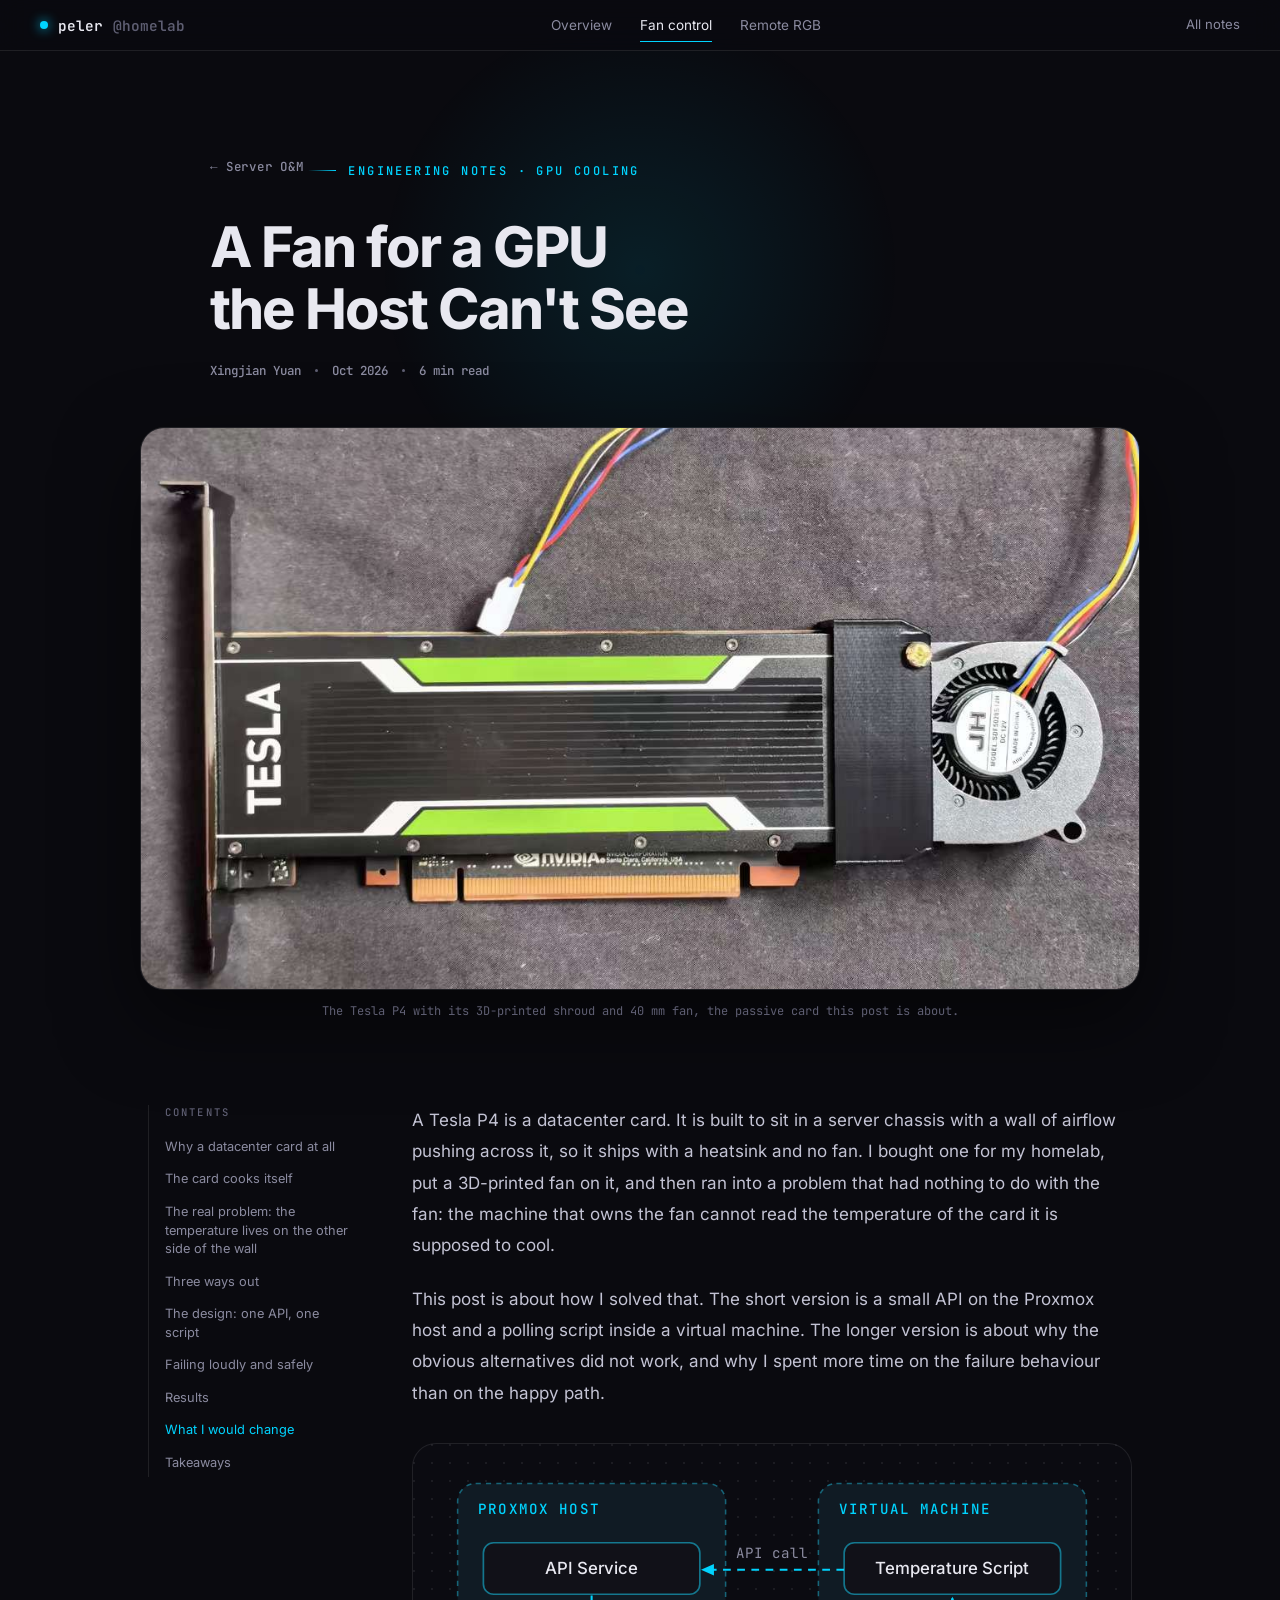
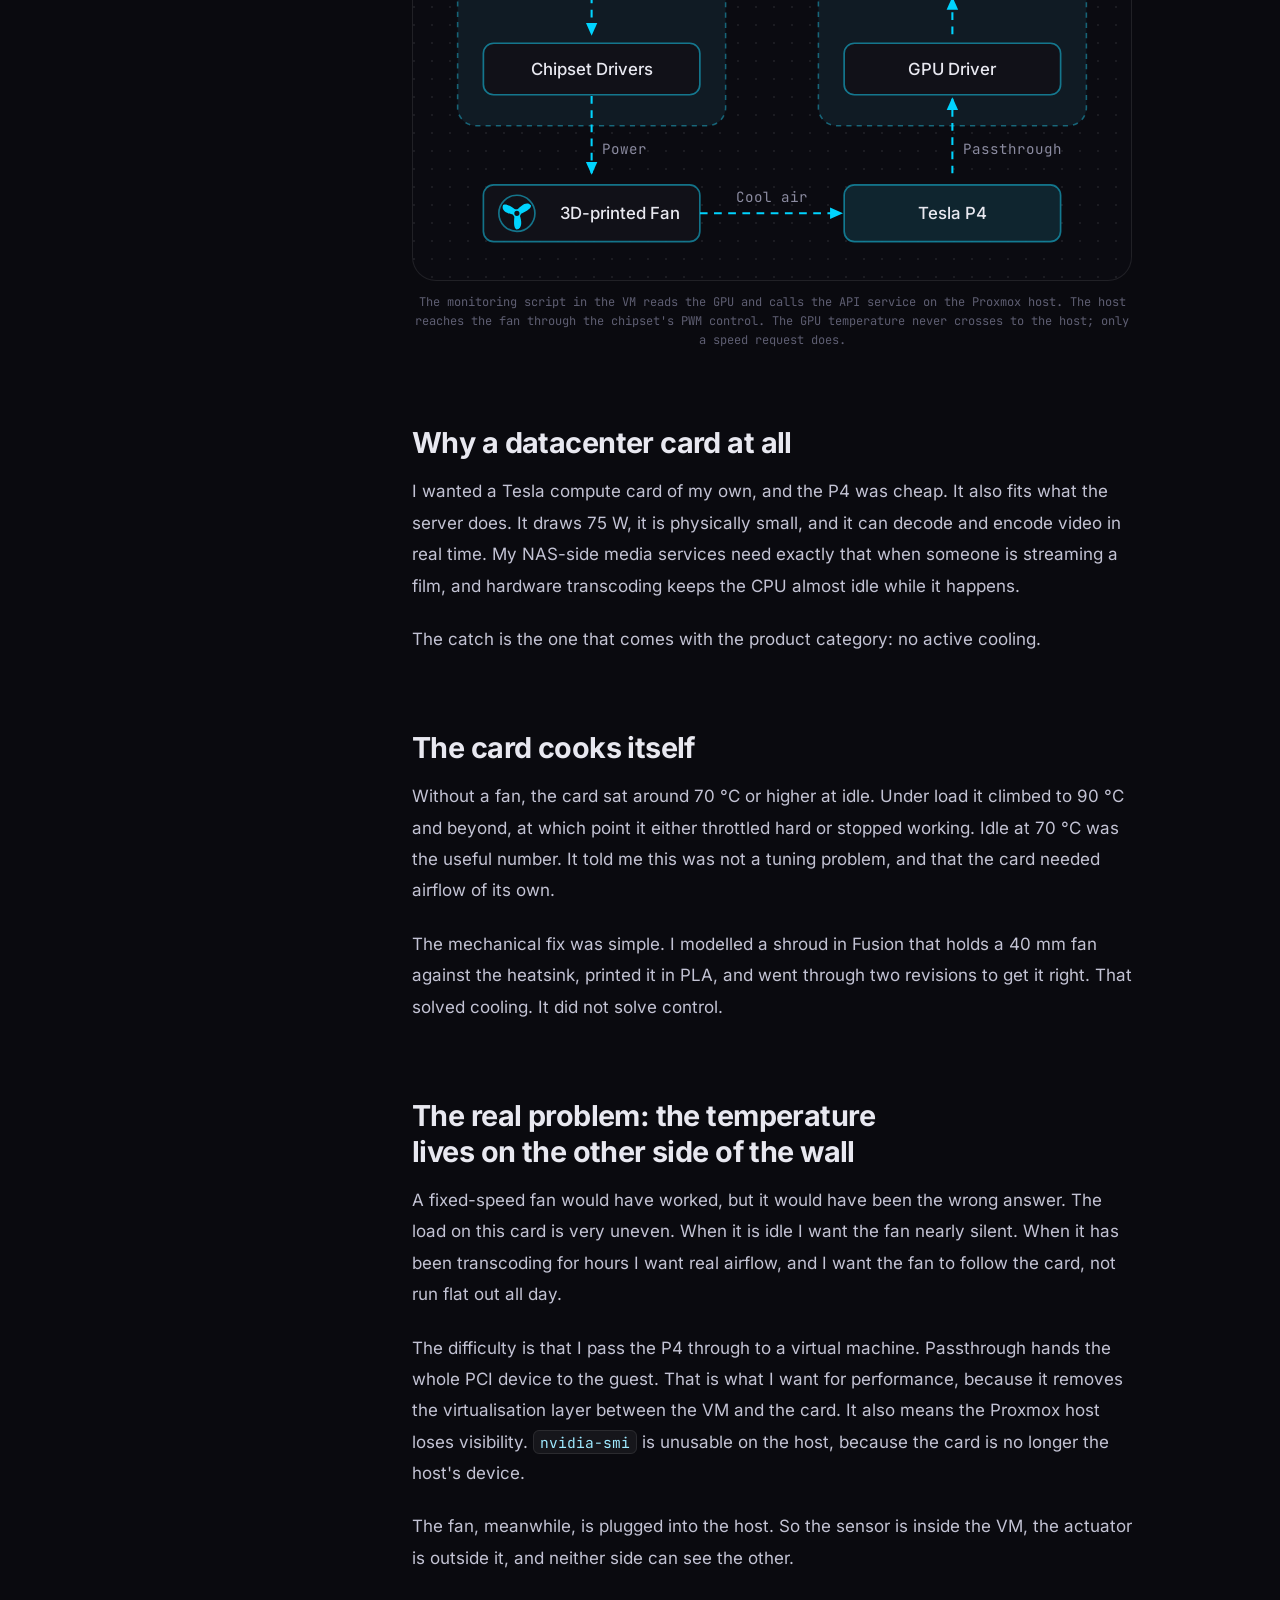
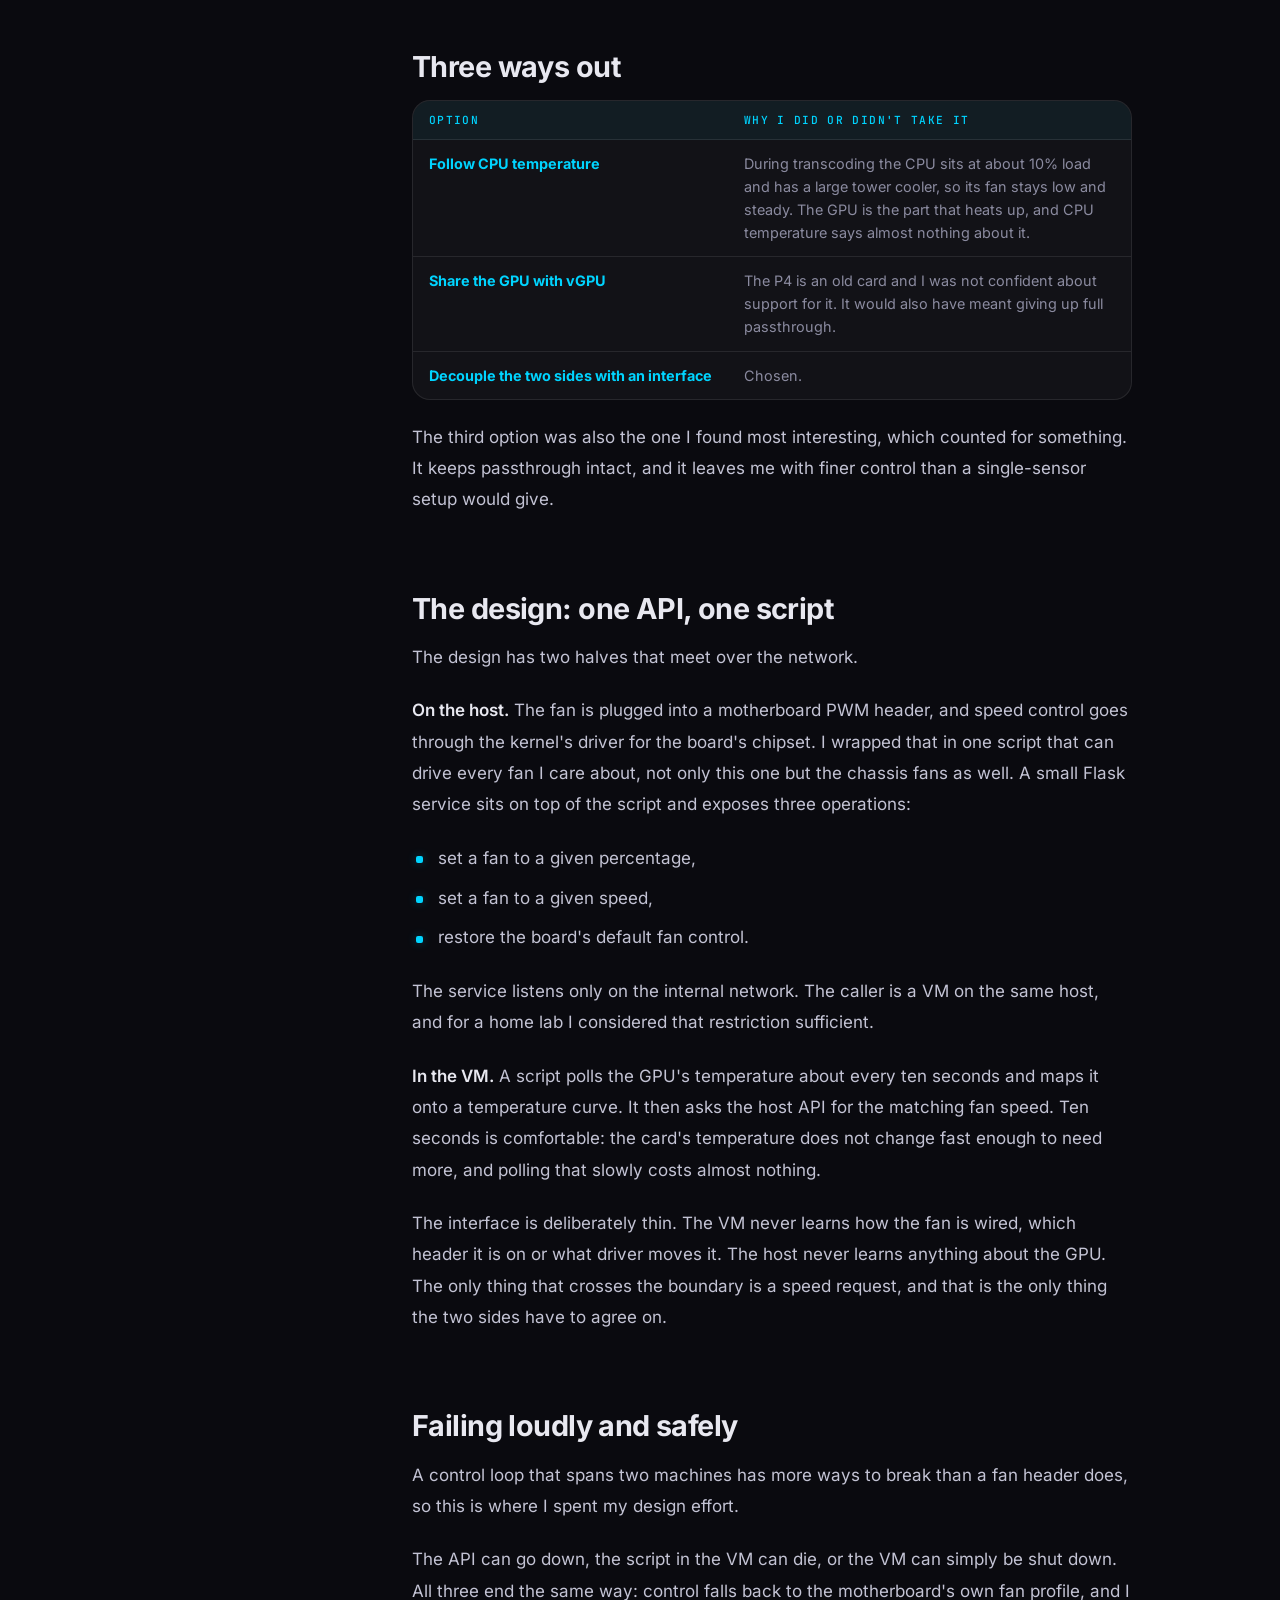
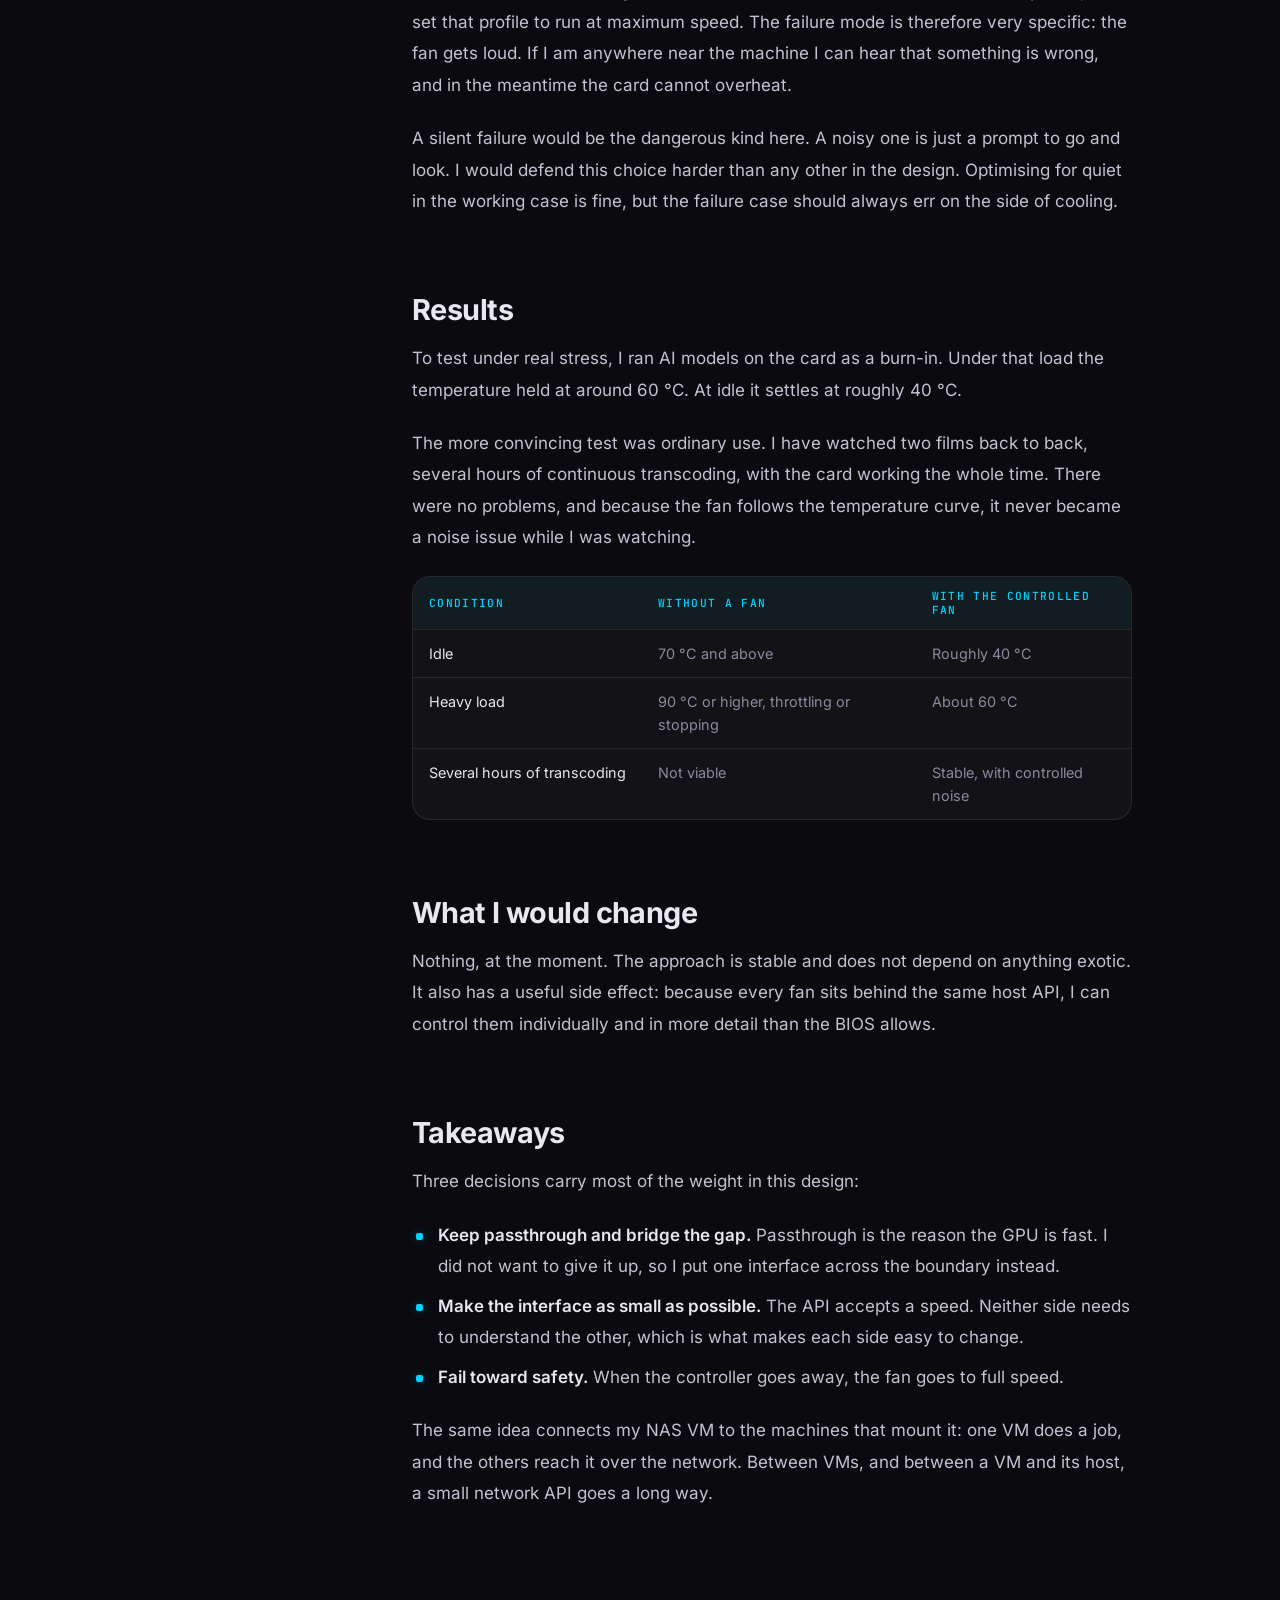
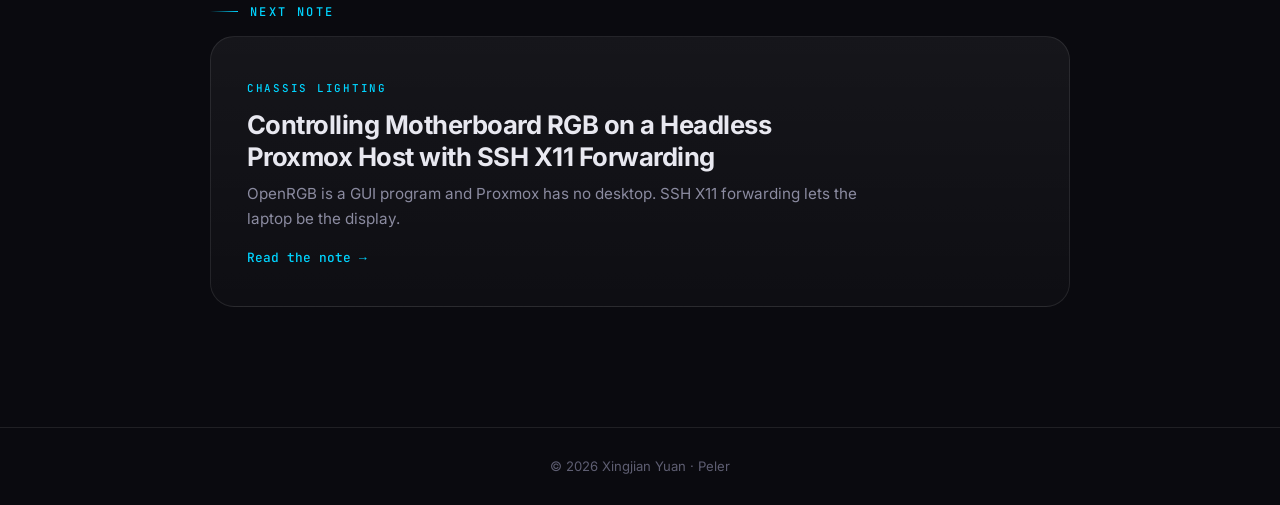
<file: fan-control.html>
<!doctype html>
<html lang="en">
<head>
<meta charset="utf-8">
<meta name="viewport" content="width=device-width, initial-scale=1">
<title>A Fan for a GPU the Host Can&#x27;t See — Peler Homelab</title>
<meta name="description" content="A passive datacenter GPU, a fan wired to the host, and a temperature that only the VM can read. How a small API bridges the two.">
<meta name="theme-color" content="#0a0a0f">
<link rel="icon" href="data:image/svg+xml,%3Csvg xmlns='http://www.w3.org/2000/svg' viewBox='0 0 32 32'%3E%3Crect width='32' height='32' rx='8' fill='%230a0a0f'/%3E%3Cpath d='M8 11h16M8 16h16M8 21h16' stroke='%2300d4ff' stroke-width='2.4' stroke-linecap='round'/%3E%3C/svg%3E">
<link rel="preload" href="assets/fonts/inter-latin.woff2" as="font" type="font/woff2" crossorigin>
<link rel="preload" href="assets/fonts/jbmono-latin.woff2" as="font" type="font/woff2" crossorigin>
<link rel="stylesheet" href="style.css">
</head>
<body>
<div class="progress" id="progress"></div>
<div class="glow" id="glow" aria-hidden="true"></div>
<header class="nav scrolled" id="nav">
  <a class="nav__brand" href="index.html"><span class="dot"></span>peler<span class="muted">@homelab</span></a>
  <nav class="nav__links" aria-label="Notes">
    <a href="index.html">Overview</a><a href="fan-control.html" class=on>Fan control</a><a href="openrgb.html">Remote RGB</a>
  </nav>
  <a class="nav__back" href="index.html#writing">All notes</a>
</header>

<main class="post">
  <header class="post-head wrap">
    <a class="crumb" href="index.html#writing">← Server O&amp;M</a>
    <p class="eyebrow">ENGINEERING NOTES · GPU COOLING</p>
    <h1>A Fan for a GPU the Host Can&#x27;t See</h1>
    <p class="post-meta"><span>Xingjian Yuan</span><i></i><span>Oct 2026</span><i></i><span>6 min read</span></p>
  </header>

  <div class="wrap"><figure class="post-cover reveal">
    <img src="assets/fan-cover.jpg" alt="Cover: Tesla P4 with a 3D-printed shroud and 40 mm fan" style="object-position:50% 55%">
    <figcaption>The Tesla P4 with its 3D-printed shroud and 40 mm fan, the passive card this post is about.</figcaption>
  </figure></div>

  <div class="wrap post-grid">
    <aside class="toc" aria-label="Contents"><p class="toc__label">CONTENTS</p><a href="#why-a-datacenter-card-at-all">Why a datacenter card at all</a><a href="#the-card-cooks-itself">The card cooks itself</a><a href="#the-real-problem-the-temperature-lives-on-the-other-side-of-the-wall">The real problem: the temperature lives on the other side of the wall</a><a href="#three-ways-out">Three ways out</a><a href="#the-design-one-api-one-script">The design: one API, one script</a><a href="#failing-loudly-and-safely">Failing loudly and safely</a><a href="#results">Results</a><a href="#what-i-would-change">What I would change</a><a href="#takeaways">Takeaways</a></aside>
    <article class="prose">
<p>A Tesla P4 is a datacenter card. It is built to sit in a server chassis with a wall of airflow pushing across it, so it ships with a heatsink and no fan. I bought one for my homelab, put a 3D-printed fan on it, and then ran into a problem that had nothing to do with the fan: the machine that owns the fan cannot read the temperature of the card it is supposed to cool.</p>
<p>This post is about how I solved that. The short version is a small API on the Proxmox host and a polling script inside a virtual machine. The longer version is about why the obvious alternatives did not work, and why I spent more time on the failure behaviour than on the happy path.</p>
<figure class="fig"><div class="diagram net-fig"><svg class="net" viewBox="0 0 520 304" role="img" aria-labelledby="net-fan-t net-fan-d">
                  <title id="net-fan-t">Fan control across the VM boundary</title>
                  <desc id="net-fan-d">Inside the virtual machine, a temperature script reads the passed-through Tesla P4 and calls an API service on the Proxmox host, which drives the 3D-printed fan that cools the card.</desc>
                  <defs><marker id="net-fan-arrow" viewBox="0 0 10 10" refX="8" refY="5" markerWidth="7" markerHeight="7" orient="auto-start-reverse"><path d="M0 1L9 5L0 9Z" class="net__arrowhead" /></marker></defs>
                  <rect class="net__group" x="16" y="12" width="208" height="188" rx="14" /><text class="net__title" x="32" y="36">Proxmox Host</text>
                  <rect class="net__group" x="296" y="12" width="208" height="188" rx="14" /><text class="net__title" x="312" y="36">Virtual Machine</text>
                  <path class="rig__wire rig__wire--data" d="M316 79H206" marker-end="url(#net-fan-arrow)" />
                  <text class="net__note" x="260" y="70" text-anchor="middle">API call</text>
                  <path class="rig__wire rig__wire--data" d="M120 99V129" marker-end="url(#net-fan-arrow)" />
                  <path class="rig__wire rig__wire--data" d="M400 129V101" marker-end="url(#net-fan-arrow)" />
                  <path class="rig__wire rig__wire--data" d="M120 177V237" marker-end="url(#net-fan-arrow)" />
                  <text class="net__note" x="128" y="222" text-anchor="start">Power</text>
                  <path class="rig__wire rig__wire--data" d="M400 237V179" marker-end="url(#net-fan-arrow)" />
                  <text class="net__note" x="408" y="222" text-anchor="start">Passthrough</text>
                  <path class="rig__wire rig__wire--data" d="M204 268H314" marker-end="url(#net-fan-arrow)" />
                  <text class="net__note" x="260" y="259" text-anchor="middle">Cool air</text>
                  <rect class="rig__box" x="36" y="58" width="168" height="40" rx="8" /><text class="rig__label" x="120" y="82.5">API Service</text>
                  <rect class="rig__box" x="36" y="136" width="168" height="40" rx="8" /><text class="rig__label" x="120" y="160.5">Chipset Drivers</text>
                  <rect class="rig__box" x="316" y="58" width="168" height="40" rx="8" /><text class="rig__label" x="400" y="82.5">Temperature Script</text>
                  <rect class="rig__box" x="316" y="136" width="168" height="40" rx="8" /><text class="rig__label" x="400" y="160.5">GPU Driver</text>
                  <rect class="rig__box" x="36" y="246" width="168" height="44" rx="8" /><g transform="translate(62 268)"><circle class="net__ring" r="14" /><g class="net__blades"><path transform="rotate(0)" d="M0 -2.5C3 -6 8 -10 11 -6C11 -3 6 -1 2.4 0.8Z" /><path transform="rotate(120)" d="M0 -2.5C3 -6 8 -10 11 -6C11 -3 6 -1 2.4 0.8Z" /><path transform="rotate(240)" d="M0 -2.5C3 -6 8 -10 11 -6C11 -3 6 -1 2.4 0.8Z" /></g><circle class="net__hub" r="2.6" /></g><text class="rig__label" x="142" y="272.5">3D-printed Fan</text>
                  <rect class="rig__frame" x="316" y="246" width="168" height="44" rx="8" /><text class="rig__label" x="400" y="272.5">Tesla P4</text>
                </svg></div><figcaption>The monitoring script in the VM reads the GPU and calls the API service on the Proxmox host. The host reaches the fan through the chipset's PWM control. The GPU temperature never crosses to the host; only a speed request does.</figcaption></figure>
<h2 id="why-a-datacenter-card-at-all">Why a datacenter card at all</h2>
<p>I wanted a Tesla compute card of my own, and the P4 was cheap. It also fits what the server does. It draws 75 W, it is physically small, and it can decode and encode video in real time. My NAS-side media services need exactly that when someone is streaming a film, and hardware transcoding keeps the CPU almost idle while it happens.</p>
<p>The catch is the one that comes with the product category: no active cooling.</p>
<h2 id="the-card-cooks-itself">The card cooks itself</h2>
<p>Without a fan, the card sat around 70 °C or higher at idle. Under load it climbed to 90 °C and beyond, at which point it either throttled hard or stopped working. Idle at 70 °C was the useful number. It told me this was not a tuning problem, and that the card needed airflow of its own.</p>
<p>The mechanical fix was simple. I modelled a shroud in Fusion that holds a 40 mm fan against the heatsink, printed it in PLA, and went through two revisions to get it right. That solved cooling. It did not solve control.</p>
<h2 id="the-real-problem-the-temperature-lives-on-the-other-side-of-the-wall">The real problem: the temperature lives on the other side of the wall</h2>
<p>A fixed-speed fan would have worked, but it would have been the wrong answer. The load on this card is very uneven. When it is idle I want the fan nearly silent. When it has been transcoding for hours I want real airflow, and I want the fan to follow the card, not run flat out all day.</p>
<p>The difficulty is that I pass the P4 through to a virtual machine. Passthrough hands the whole PCI device to the guest. That is what I want for performance, because it removes the virtualisation layer between the VM and the card. It also means the Proxmox host loses visibility. <code>nvidia-smi</code> is unusable on the host, because the card is no longer the host's device.</p>
<p>The fan, meanwhile, is plugged into the host. So the sensor is inside the VM, the actuator is outside it, and neither side can see the other.</p>
<h2 id="three-ways-out">Three ways out</h2>
<div class="tbl"><table><thead><tr><th>Option</th><th>Why I did or didn't take it</th></tr></thead><tbody><tr><td><strong>Follow CPU temperature</strong></td><td>During transcoding the CPU sits at about 10% load and has a large tower cooler, so its fan stays low and steady. The GPU is the part that heats up, and CPU temperature says almost nothing about it.</td></tr><tr><td><strong>Share the GPU with vGPU</strong></td><td>The P4 is an old card and I was not confident about support for it. It would also have meant giving up full passthrough.</td></tr><tr><td><strong>Decouple the two sides with an interface</strong></td><td>Chosen.</td></tr></tbody></table></div>
<p>The third option was also the one I found most interesting, which counted for something. It keeps passthrough intact, and it leaves me with finer control than a single-sensor setup would give.</p>
<h2 id="the-design-one-api-one-script">The design: one API, one script</h2>
<p>The design has two halves that meet over the network.</p>
<p><strong>On the host.</strong> The fan is plugged into a motherboard PWM header, and speed control goes through the kernel's driver for the board's chipset. I wrapped that in one script that can drive every fan I care about, not only this one but the chassis fans as well. A small Flask service sits on top of the script and exposes three operations:</p>
<ul><li>set a fan to a given percentage,</li><li>set a fan to a given speed,</li><li>restore the board's default fan control.</li></ul>
<p>The service listens only on the internal network. The caller is a VM on the same host, and for a home lab I considered that restriction sufficient.</p>
<p><strong>In the VM.</strong> A script polls the GPU's temperature about every ten seconds and maps it onto a temperature curve. It then asks the host API for the matching fan speed. Ten seconds is comfortable: the card's temperature does not change fast enough to need more, and polling that slowly costs almost nothing.</p>
<p>The interface is deliberately thin. The VM never learns how the fan is wired, which header it is on or what driver moves it. The host never learns anything about the GPU. The only thing that crosses the boundary is a speed request, and that is the only thing the two sides have to agree on.</p>
<h2 id="failing-loudly-and-safely">Failing loudly and safely</h2>
<p>A control loop that spans two machines has more ways to break than a fan header does, so this is where I spent my design effort.</p>
<p>The API can go down, the script in the VM can die, or the VM can simply be shut down. All three end the same way: control falls back to the motherboard's own fan profile, and I set that profile to run at maximum speed. The failure mode is therefore very specific: the fan gets loud. If I am anywhere near the machine I can hear that something is wrong, and in the meantime the card cannot overheat.</p>
<p>A silent failure would be the dangerous kind here. A noisy one is just a prompt to go and look. I would defend this choice harder than any other in the design. Optimising for quiet in the working case is fine, but the failure case should always err on the side of cooling.</p>
<h2 id="results">Results</h2>
<p>To test under real stress, I ran AI models on the card as a burn-in. Under that load the temperature held at around 60 °C. At idle it settles at roughly 40 °C.</p>
<p>The more convincing test was ordinary use. I have watched two films back to back, several hours of continuous transcoding, with the card working the whole time. There were no problems, and because the fan follows the temperature curve, it never became a noise issue while I was watching.</p>
<div class="tbl"><table><thead><tr><th>Condition</th><th>Without a fan</th><th>With the controlled fan</th></tr></thead><tbody><tr><td>Idle</td><td>70 °C and above</td><td>Roughly 40 °C</td></tr><tr><td>Heavy load</td><td>90 °C or higher, throttling or stopping</td><td>About 60 °C</td></tr><tr><td>Several hours of transcoding</td><td>Not viable</td><td>Stable, with controlled noise</td></tr></tbody></table></div>
<h2 id="what-i-would-change">What I would change</h2>
<p>Nothing, at the moment. The approach is stable and does not depend on anything exotic. It also has a useful side effect: because every fan sits behind the same host API, I can control them individually and in more detail than the BIOS allows.</p>
<h2 id="takeaways">Takeaways</h2>
<p>Three decisions carry most of the weight in this design:</p>
<ul><li><strong>Keep passthrough and bridge the gap.</strong> Passthrough is the reason the GPU is fast. I did not want to give it up, so I put one interface across the boundary instead.</li><li><strong>Make the interface as small as possible.</strong> The API accepts a speed. Neither side needs to understand the other, which is what makes each side easy to change.</li><li><strong>Fail toward safety.</strong> When the controller goes away, the fan goes to full speed.</li></ul>
<p>The same idea connects my NAS VM to the machines that mount it: one VM does a job, and the others reach it over the network. Between VMs, and between a VM and its host, a small network API goes a long way.</p>
    </article>
  </div>

  <section class="wrap post-more">
    <p class="eyebrow">NEXT NOTE</p>
    <a class="note-card" href="openrgb.html">
      <span class="note-card__tag">Chassis lighting</span>
      <h3>Controlling Motherboard RGB on a Headless Proxmox Host with SSH X11 Forwarding</h3>
      <p>OpenRGB is a GUI program and Proxmox has no desktop. SSH X11 forwarding lets the laptop be the display.</p>
      <span class="note-card__go">Read the note →</span>
    </a>
  </section>
</main>

<footer class="foot">
  <div class="wrap foot__row"><span>© <span id="year"></span> Xingjian Yuan · Peler</span></div>
</footer>

<div class="lightbox" id="lightbox" hidden role="dialog" aria-modal="true" aria-label="Image viewer">
  <button class="lightbox__close" aria-label="Close">×</button>
  <img alt="">
</div>
<script src="blog.js"></script>
</body>
</html>
</file>
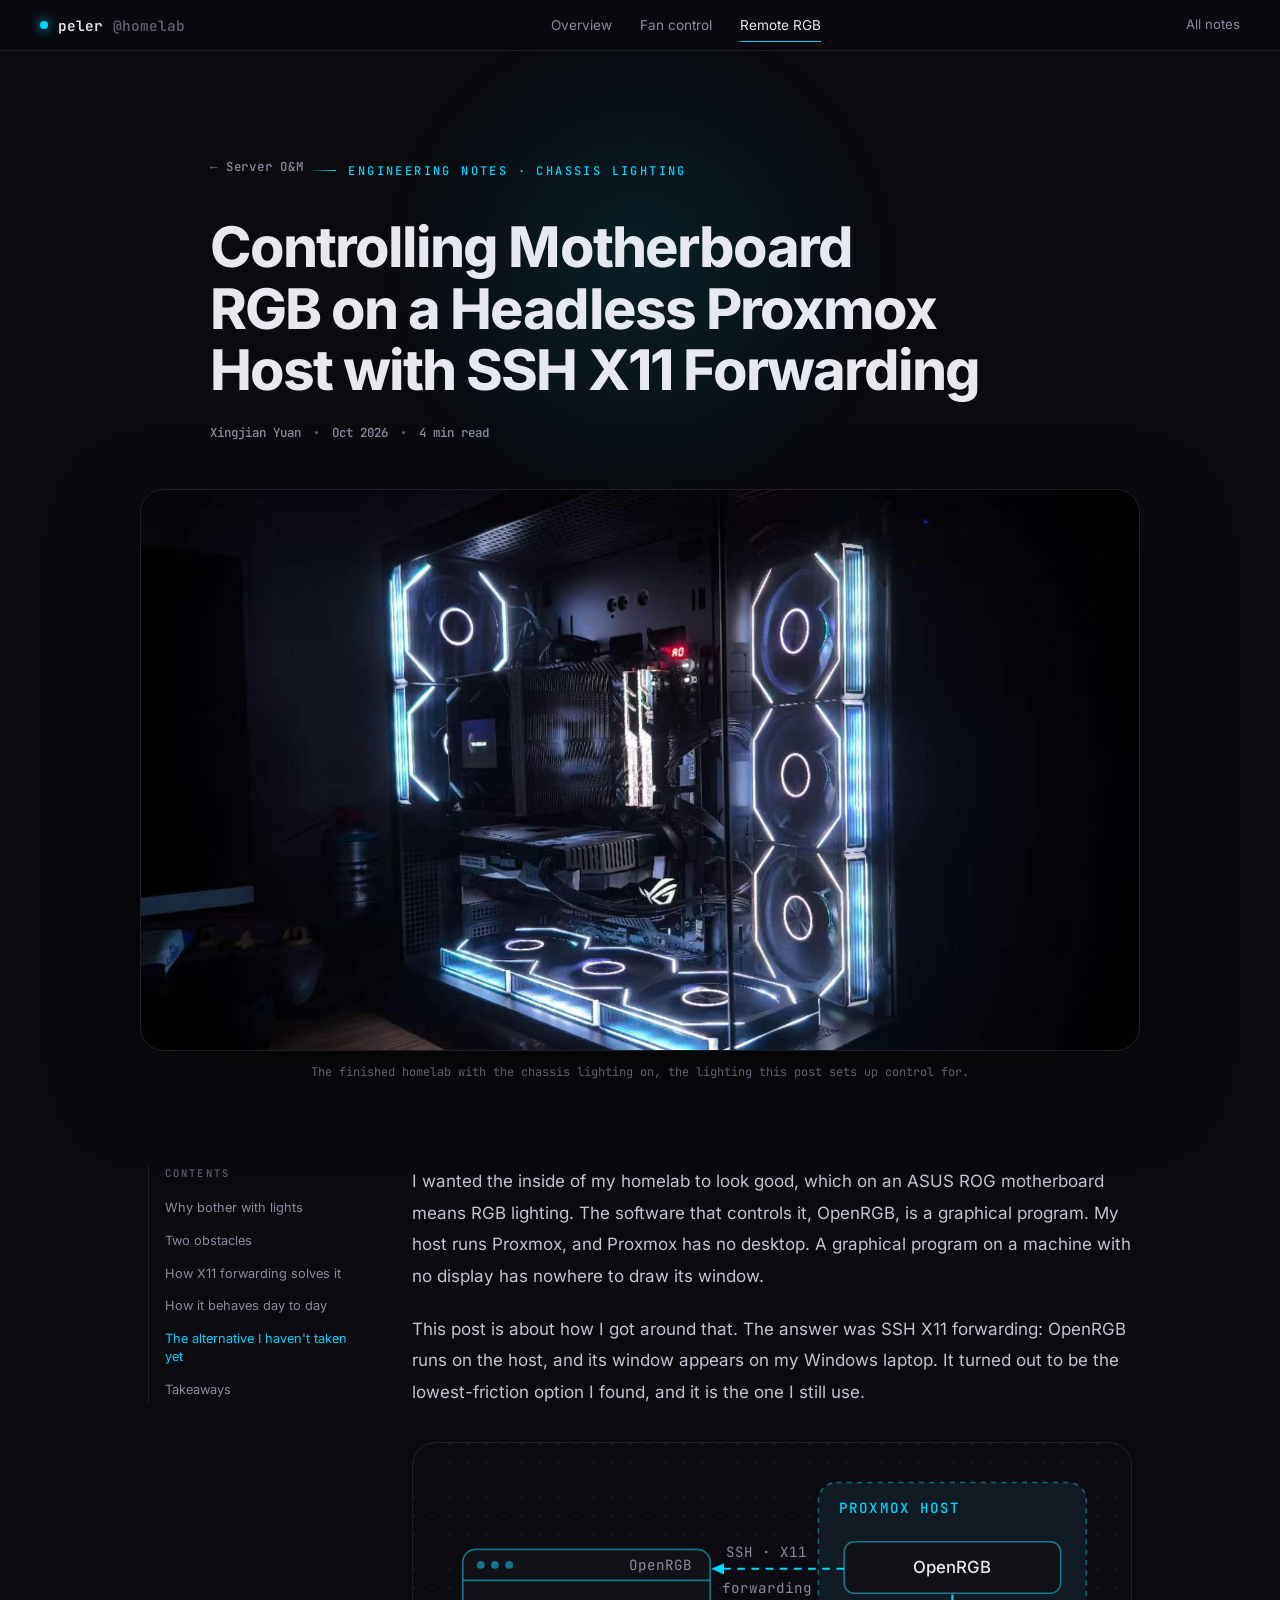
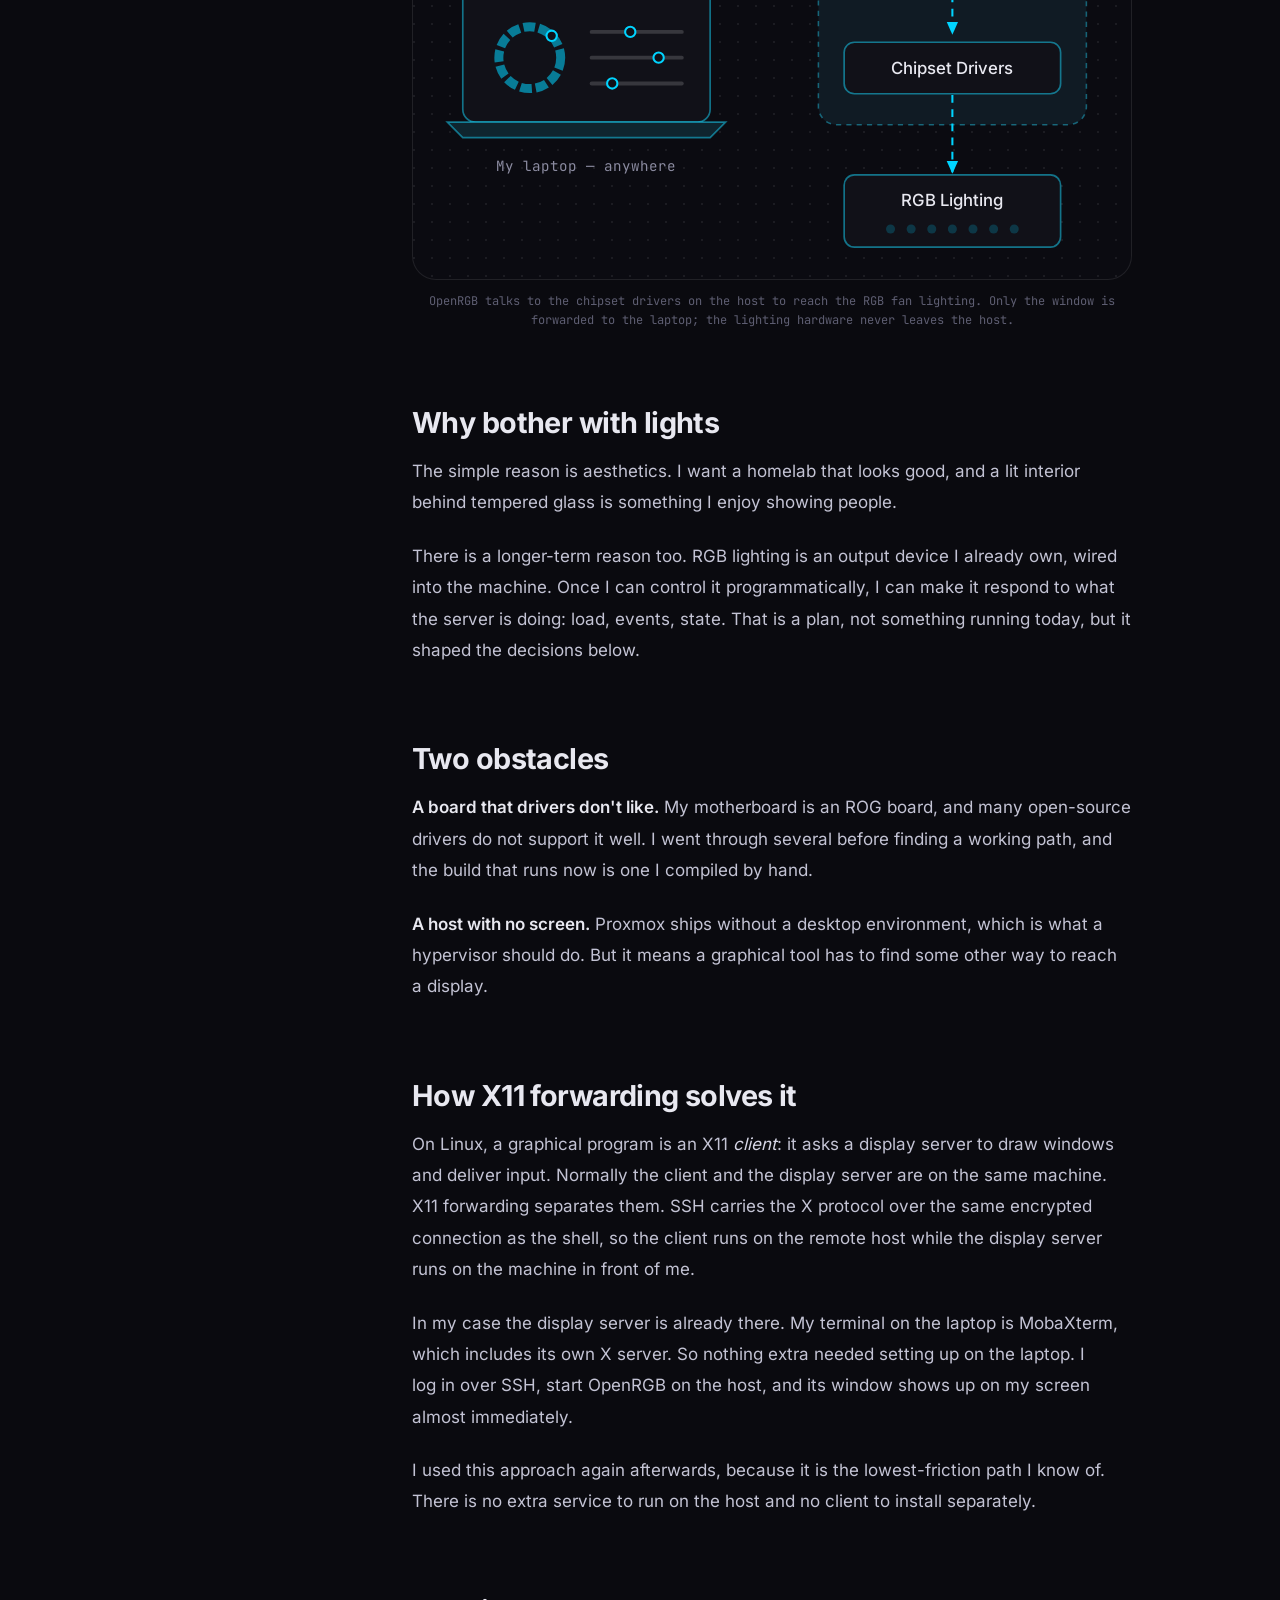
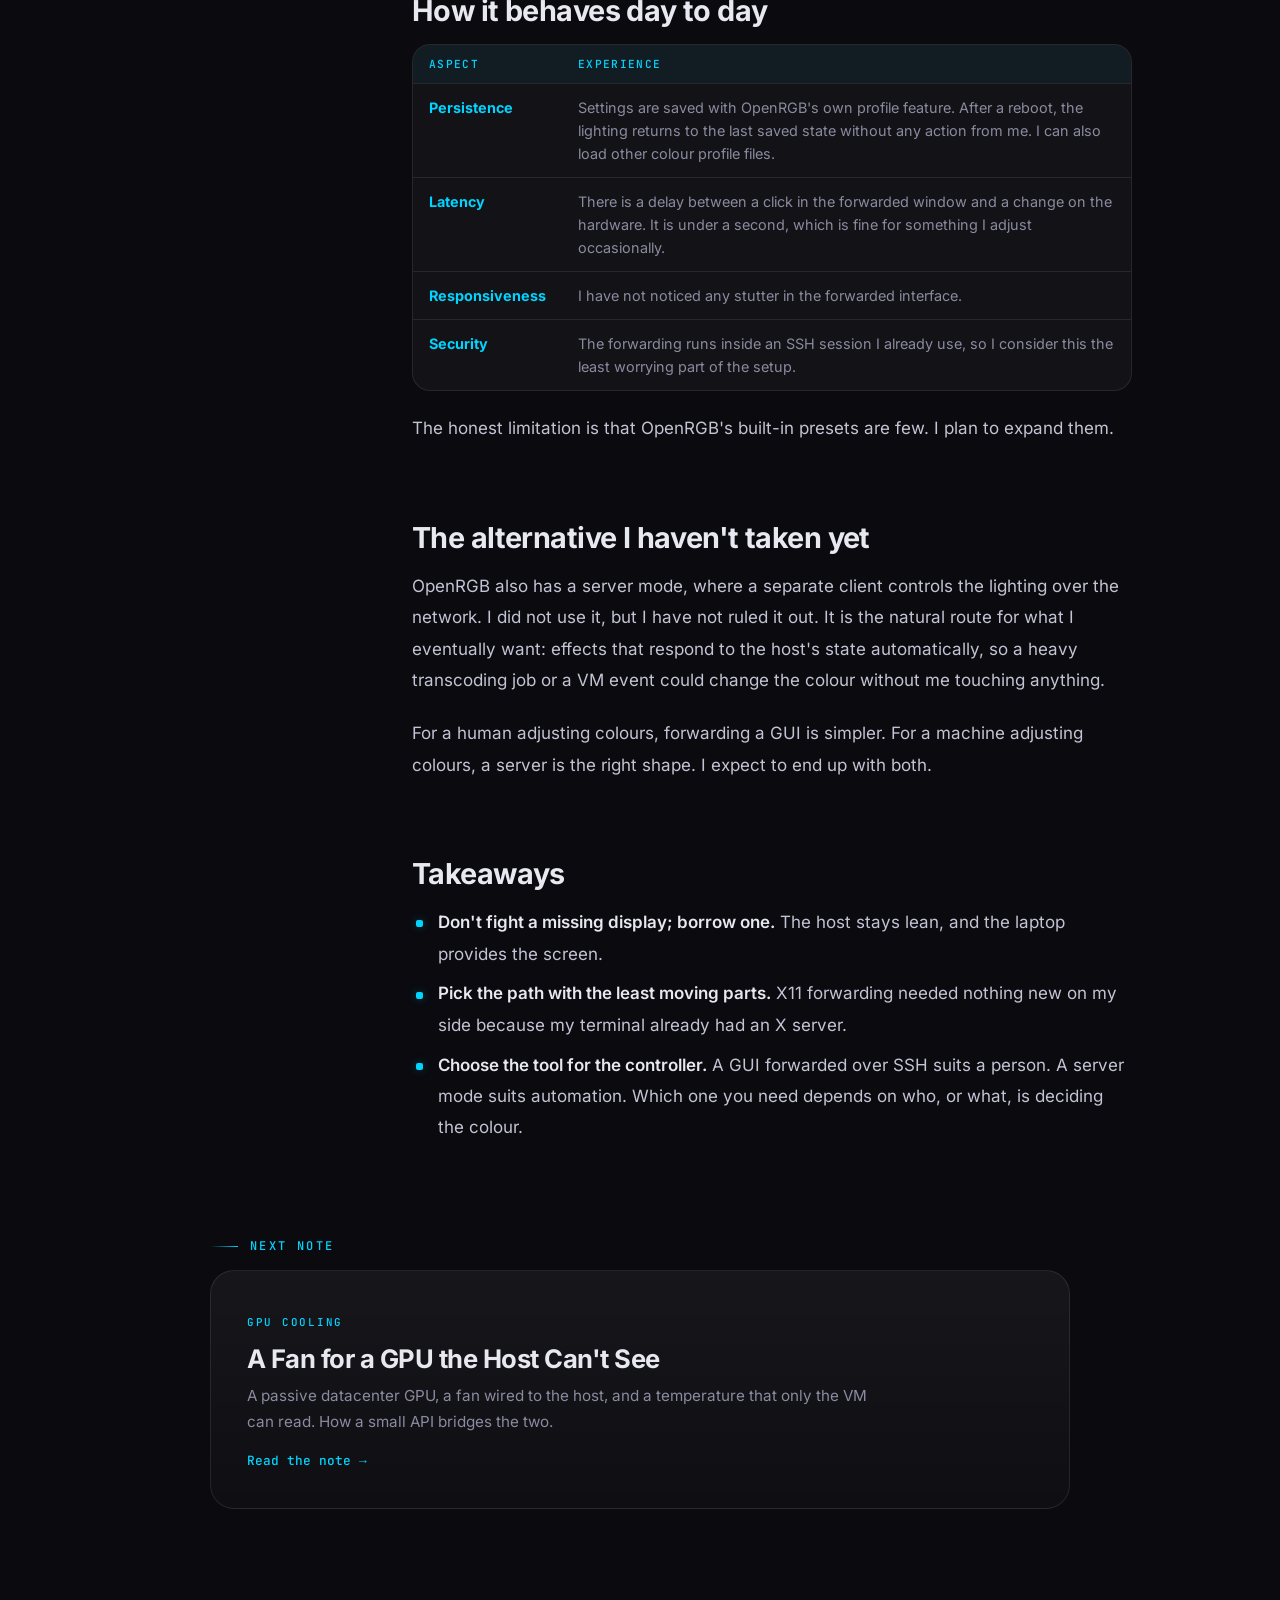
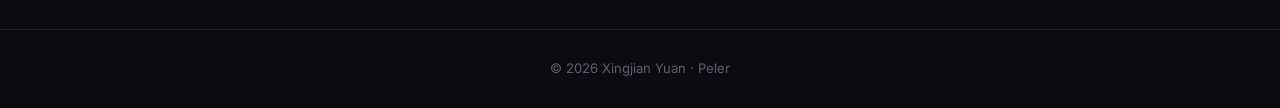
<file: openrgb.html>
<!doctype html>
<html lang="en">
<head>
<meta charset="utf-8">
<meta name="viewport" content="width=device-width, initial-scale=1">
<title>Controlling Motherboard RGB on a Headless Proxmox Host with SSH X11 Forwarding — Peler Homelab</title>
<meta name="description" content="OpenRGB is a GUI program and Proxmox has no desktop. SSH X11 forwarding lets the laptop be the display.">
<meta name="theme-color" content="#0a0a0f">
<link rel="icon" href="data:image/svg+xml,%3Csvg xmlns='http://www.w3.org/2000/svg' viewBox='0 0 32 32'%3E%3Crect width='32' height='32' rx='8' fill='%230a0a0f'/%3E%3Cpath d='M8 11h16M8 16h16M8 21h16' stroke='%2300d4ff' stroke-width='2.4' stroke-linecap='round'/%3E%3C/svg%3E">
<link rel="preload" href="assets/fonts/inter-latin.woff2" as="font" type="font/woff2" crossorigin>
<link rel="preload" href="assets/fonts/jbmono-latin.woff2" as="font" type="font/woff2" crossorigin>
<link rel="stylesheet" href="style.css">
</head>
<body>
<div class="progress" id="progress"></div>
<div class="glow" id="glow" aria-hidden="true"></div>
<header class="nav scrolled" id="nav">
  <a class="nav__brand" href="index.html"><span class="dot"></span>peler<span class="muted">@homelab</span></a>
  <nav class="nav__links" aria-label="Notes">
    <a href="index.html">Overview</a><a href="fan-control.html">Fan control</a><a href="openrgb.html" class=on>Remote RGB</a>
  </nav>
  <a class="nav__back" href="index.html#writing">All notes</a>
</header>

<main class="post">
  <header class="post-head wrap">
    <a class="crumb" href="index.html#writing">← Server O&amp;M</a>
    <p class="eyebrow">ENGINEERING NOTES · CHASSIS LIGHTING</p>
    <h1>Controlling Motherboard RGB on a Headless Proxmox Host with SSH X11 Forwarding</h1>
    <p class="post-meta"><span>Xingjian Yuan</span><i></i><span>Oct 2026</span><i></i><span>4 min read</span></p>
  </header>

  <div class="wrap"><figure class="post-cover reveal">
    <img src="assets/rgb-cover.jpg" alt="Cover: the homelab with chassis lighting on" style="object-position:50% 50%">
    <figcaption>The finished homelab with the chassis lighting on, the lighting this post sets up control for.</figcaption>
  </figure></div>

  <div class="wrap post-grid">
    <aside class="toc" aria-label="Contents"><p class="toc__label">CONTENTS</p><a href="#why-bother-with-lights">Why bother with lights</a><a href="#two-obstacles">Two obstacles</a><a href="#how-x11-forwarding-solves-it">How X11 forwarding solves it</a><a href="#how-it-behaves-day-to-day">How it behaves day to day</a><a href="#the-alternative-i-haven-t-taken-yet">The alternative I haven&#x27;t taken yet</a><a href="#takeaways">Takeaways</a></aside>
    <article class="prose">
<p>I wanted the inside of my homelab to look good, which on an ASUS ROG motherboard means RGB lighting. The software that controls it, OpenRGB, is a graphical program. My host runs Proxmox, and Proxmox has no desktop. A graphical program on a machine with no display has nowhere to draw its window.</p>
<p>This post is about how I got around that. The answer was SSH X11 forwarding: OpenRGB runs on the host, and its window appears on my Windows laptop. It turned out to be the lowest-friction option I found, and it is the one I still use.</p>
<figure class="fig"><div class="diagram net-fig"><svg class="net" viewBox="0 0 520 304" role="img" aria-labelledby="net-rgb-t net-rgb-d">
                  <title id="net-rgb-t">Lighting control over SSH X11 forwarding</title>
                  <desc id="net-rgb-d">OpenRGB runs on the Proxmox host and talks to the chipset drivers that control the RGB lighting; its window is forwarded over SSH X11 to a laptop.</desc>
                  <defs><marker id="net-rgb-arrow" viewBox="0 0 10 10" refX="8" refY="5" markerWidth="7" markerHeight="7" orient="auto-start-reverse"><path d="M0 1L9 5L0 9Z" class="net__arrowhead" /></marker></defs>
                  <rect class="net__group" x="296" y="12" width="208" height="188" rx="14" /><text class="net__title" x="312" y="36">Proxmox Host</text>
                  <path class="rig__wire rig__wire--data" d="M316 79H214" marker-end="url(#net-rgb-arrow)" />
                  <text class="net__note" x="256" y="70" text-anchor="middle">SSH · X11</text>
                  <text class="net__note" x="256" y="98" text-anchor="middle">forwarding</text>
                  <path class="rig__wire rig__wire--data" d="M400 99V129" marker-end="url(#net-rgb-arrow)" />
                  <path class="rig__wire rig__wire--data" d="M400 177V237" marker-end="url(#net-rgb-arrow)" />
                  <rect class="rig__box" x="316" y="58" width="168" height="40" rx="8" /><text class="rig__label" x="400" y="82.5">OpenRGB</text>
                  <rect class="rig__box" x="316" y="136" width="168" height="40" rx="8" /><text class="rig__label" x="400" y="160.5">Chipset Drivers</text>
                  <g transform="translate(0 24)"><rect class="rig__box" x="20" y="40" width="192" height="134" rx="10" /><path class="rig__thin" d="M20 64H212" /><circle class="net__dot" cx="34" cy="52" r="3" /><circle class="net__dot" cx="45" cy="52" r="3" /><circle class="net__dot" cx="56" cy="52" r="3" /><text class="net__note" x="198" y="56" text-anchor="end">OpenRGB</text><circle class="net__wheel" cx="72" cy="124" r="24" /><circle class="net__knob" cx="89" cy="107" r="4" /><path class="net__track" d="M120 104H190" /><circle class="net__knob" cx="150" cy="104" r="4" /><path class="net__track" d="M120 124H190" /><circle class="net__knob" cx="172" cy="124" r="4" /><path class="net__track" d="M120 144H190" /><circle class="net__knob" cx="136" cy="144" r="4" />
                  <path class="rig__frame" d="M8 174H224L212 186H20Z" />
                  <text class="net__note" x="116" y="212" text-anchor="middle">My laptop — anywhere</text></g>
                  <rect class="rig__box" x="316" y="239" width="168" height="56" rx="8" /><text class="rig__label" x="400" y="263">RGB Lighting</text><circle class="net__led" style="--n: 0" cx="352" cy="281" r="3.5" /><circle class="net__led" style="--n: 1" cx="368" cy="281" r="3.5" /><circle class="net__led" style="--n: 2" cx="384" cy="281" r="3.5" /><circle class="net__led" style="--n: 3" cx="400" cy="281" r="3.5" /><circle class="net__led" style="--n: 4" cx="416" cy="281" r="3.5" /><circle class="net__led" style="--n: 5" cx="432" cy="281" r="3.5" /><circle class="net__led" style="--n: 6" cx="448" cy="281" r="3.5" />
                </svg></div><figcaption>OpenRGB talks to the chipset drivers on the host to reach the RGB fan lighting. Only the window is forwarded to the laptop; the lighting hardware never leaves the host.</figcaption></figure>
<h2 id="why-bother-with-lights">Why bother with lights</h2>
<p>The simple reason is aesthetics. I want a homelab that looks good, and a lit interior behind tempered glass is something I enjoy showing people.</p>
<p>There is a longer-term reason too. RGB lighting is an output device I already own, wired into the machine. Once I can control it programmatically, I can make it respond to what the server is doing: load, events, state. That is a plan, not something running today, but it shaped the decisions below.</p>
<h2 id="two-obstacles">Two obstacles</h2>
<p><strong>A board that drivers don't like.</strong> My motherboard is an ROG board, and many open-source drivers do not support it well. I went through several before finding a working path, and the build that runs now is one I compiled by hand.</p>
<p><strong>A host with no screen.</strong> Proxmox ships without a desktop environment, which is what a hypervisor should do. But it means a graphical tool has to find some other way to reach a display.</p>
<h2 id="how-x11-forwarding-solves-it">How X11 forwarding solves it</h2>
<p>On Linux, a graphical program is an X11 <em>client</em>: it asks a display server to draw windows and deliver input. Normally the client and the display server are on the same machine. X11 forwarding separates them. SSH carries the X protocol over the same encrypted connection as the shell, so the client runs on the remote host while the display server runs on the machine in front of me.</p>
<p>In my case the display server is already there. My terminal on the laptop is MobaXterm, which includes its own X server. So nothing extra needed setting up on the laptop. I log in over SSH, start OpenRGB on the host, and its window shows up on my screen almost immediately.</p>
<p>I used this approach again afterwards, because it is the lowest-friction path I know of. There is no extra service to run on the host and no client to install separately.</p>
<h2 id="how-it-behaves-day-to-day">How it behaves day to day</h2>
<div class="tbl"><table><thead><tr><th>Aspect</th><th>Experience</th></tr></thead><tbody><tr><td><strong>Persistence</strong></td><td>Settings are saved with OpenRGB's own profile feature. After a reboot, the lighting returns to the last saved state without any action from me. I can also load other colour profile files.</td></tr><tr><td><strong>Latency</strong></td><td>There is a delay between a click in the forwarded window and a change on the hardware. It is under a second, which is fine for something I adjust occasionally.</td></tr><tr><td><strong>Responsiveness</strong></td><td>I have not noticed any stutter in the forwarded interface.</td></tr><tr><td><strong>Security</strong></td><td>The forwarding runs inside an SSH session I already use, so I consider this the least worrying part of the setup.</td></tr></tbody></table></div>
<p>The honest limitation is that OpenRGB's built-in presets are few. I plan to expand them.</p>
<h2 id="the-alternative-i-haven-t-taken-yet">The alternative I haven't taken yet</h2>
<p>OpenRGB also has a server mode, where a separate client controls the lighting over the network. I did not use it, but I have not ruled it out. It is the natural route for what I eventually want: effects that respond to the host's state automatically, so a heavy transcoding job or a VM event could change the colour without me touching anything.</p>
<p>For a human adjusting colours, forwarding a GUI is simpler. For a machine adjusting colours, a server is the right shape. I expect to end up with both.</p>
<h2 id="takeaways">Takeaways</h2>
<ul><li><strong>Don't fight a missing display; borrow one.</strong> The host stays lean, and the laptop provides the screen.</li><li><strong>Pick the path with the least moving parts.</strong> X11 forwarding needed nothing new on my side because my terminal already had an X server.</li><li><strong>Choose the tool for the controller.</strong> A GUI forwarded over SSH suits a person. A server mode suits automation. Which one you need depends on who, or what, is deciding the colour.</li></ul>
    </article>
  </div>

  <section class="wrap post-more">
    <p class="eyebrow">NEXT NOTE</p>
    <a class="note-card" href="fan-control.html">
      <span class="note-card__tag">GPU cooling</span>
      <h3>A Fan for a GPU the Host Can&#x27;t See</h3>
      <p>A passive datacenter GPU, a fan wired to the host, and a temperature that only the VM can read. How a small API bridges the two.</p>
      <span class="note-card__go">Read the note →</span>
    </a>
  </section>
</main>

<footer class="foot">
  <div class="wrap foot__row"><span>© <span id="year"></span> Xingjian Yuan · Peler</span></div>
</footer>

<div class="lightbox" id="lightbox" hidden role="dialog" aria-modal="true" aria-label="Image viewer">
  <button class="lightbox__close" aria-label="Close">×</button>
  <img alt="">
</div>
<script src="blog.js"></script>
</body>
</html>
</file>
<file: style.css>
/* self-hosted fonts */
@font-face{font-family:'Inter';font-style:normal;font-weight:300 800;font-display:swap;src:url(assets/fonts/inter-latin-ext.woff2) format('woff2');unicode-range:U+0100-02BA,U+02BD-02C5,U+02C7-02CC,U+02CE-02D7,U+02DD-02FF,U+0304,U+0308,U+0329,U+1D00-1DBF,U+1E00-1E9F,U+1EF2-1EFF,U+2020,U+20A0-20AB,U+20AD-20C4,U+2113,U+2C60-2C7F,U+A720-A7FF}
@font-face{font-family:'Inter';font-style:normal;font-weight:300 800;font-display:swap;src:url(assets/fonts/inter-latin.woff2) format('woff2');unicode-range:U+0000-00FF,U+0131,U+0152-0153,U+02BB-02BC,U+02C6,U+02DA,U+02DC,U+0304,U+0308,U+0329,U+2000-206F,U+20AC,U+2122,U+2191,U+2193,U+2212,U+2215,U+FEFF,U+FFFD}
@font-face{font-family:'JetBrains Mono';font-style:normal;font-weight:400 700;font-display:swap;src:url(assets/fonts/jbmono-latin-ext.woff2) format('woff2');unicode-range:U+0100-02BA,U+02BD-02C5,U+02C7-02CC,U+02CE-02D7,U+02DD-02FF,U+0304,U+0308,U+0329,U+1D00-1DBF,U+1E00-1E9F,U+1EF2-1EFF,U+2020,U+20A0-20AB,U+20AD-20C4,U+2113,U+2C60-2C7F,U+A720-A7FF}
@font-face{font-family:'JetBrains Mono';font-style:normal;font-weight:400 700;font-display:swap;src:url(assets/fonts/jbmono-latin.woff2) format('woff2');unicode-range:U+0000-00FF,U+0131,U+0152-0153,U+02BB-02BC,U+02C6,U+02DA,U+02DC,U+0304,U+0308,U+0329,U+2000-206F,U+20AC,U+2122,U+2191,U+2193,U+2212,U+2215,U+FEFF,U+FFFD}

:root{
  --bg:#0a0a0f; --bg-2:#0e0e15; --panel:rgba(255,255,255,.035); --line:rgba(255,255,255,.09);
  --text:#e8e8f0; --muted:#8b8ba0; --dim:#5e5e72;
  --accent:#00d4ff; --accent-glow:rgba(0,212,255,.3); --violet:#7c5cff; --amber:#ffb454; --green:#3ddc97;
  --mono:'JetBrains Mono',ui-monospace,Menlo,Consolas,monospace;
  --sans:'Inter',system-ui,-apple-system,'Segoe UI',sans-serif;
  --r:18px; --wrap:1160px;
}
*{box-sizing:border-box;margin:0;padding:0}
html{scroll-behavior:smooth;scroll-padding-top:80px}
body{background:var(--bg);color:var(--text);font-family:var(--sans);line-height:1.65;-webkit-font-smoothing:antialiased;overflow-x:hidden}
a{color:inherit;text-decoration:none}
ul,ol{list-style:none}
::selection{background:var(--accent);color:#001018}
.wrap{width:min(var(--wrap),100% - 40px);margin-inline:auto}
.muted{color:var(--dim)}
.grad{background:linear-gradient(120deg,var(--accent),var(--violet));-webkit-background-clip:text;background-clip:text;color:transparent}
.eyebrow{font:500 .75rem var(--mono);letter-spacing:.2em;color:var(--accent)}

/* chrome */
.progress{position:fixed;top:0;left:0;height:2px;width:0;background:linear-gradient(90deg,var(--accent),var(--violet));z-index:100}
.glow{position:fixed;left:0;top:0;width:520px;height:520px;margin:-260px 0 0 -260px;border-radius:50%;pointer-events:none;z-index:0;
  background:radial-gradient(closest-side,rgba(0,212,255,.10),transparent);transform:translate(50vw,30vh);will-change:transform}
main,footer{position:relative;z-index:1}

.nav{position:fixed;inset:0 0 auto 0;z-index:90;display:flex;align-items:center;justify-content:space-between;gap:20px;
  padding:14px clamp(16px,4vw,40px);backdrop-filter:blur(14px) saturate(1.4);background:rgba(10,10,15,.55);border-bottom:1px solid transparent;transition:border-color .3s}
.nav.scrolled{border-color:var(--line)}
.nav__brand{font:600 .9rem var(--mono);display:flex;align-items:center;gap:10px}
.dot{width:8px;height:8px;border-radius:50%;background:var(--accent);box-shadow:0 0 12px var(--accent)}
.nav__links{display:flex;gap:28px;font-size:.85rem;color:var(--muted)}
.nav__links a{position:relative;transition:color .2s}
.nav__links a:hover,.nav__links a.on{color:var(--text)}
.nav__links a.on::after{content:"";position:absolute;left:0;right:0;bottom:-6px;height:1px;background:var(--accent)}
.nav__back{font-size:.82rem;color:var(--muted);transition:color .2s}
.nav__back:hover{color:var(--accent)}

/* hero */
.hero{position:relative;min-height:100svh;display:flex;align-items:center;padding:120px 0 90px;overflow:hidden}
.grid-bg{position:absolute;inset:0;background-image:linear-gradient(var(--line) 1px,transparent 1px),linear-gradient(90deg,var(--line) 1px,transparent 1px);
  background-size:56px 56px;mask-image:radial-gradient(ellipse 70% 60% at 50% 40%,#000 20%,transparent 75%);opacity:.5}
.hero__inner{position:relative;display:grid;grid-template-columns:minmax(0,1.25fr) minmax(0,.75fr);gap:clamp(32px,5vw,72px);align-items:center}
.hero__main{display:flex;flex-direction:column;align-items:flex-start;gap:22px;min-width:0}
.hero__title{font-size:clamp(3rem,7.4vw,6rem);font-weight:800;letter-spacing:-.04em;line-height:1}
.hero__lead{max-width:640px;color:var(--muted);font-size:clamp(1rem,1.6vw,1.2rem)}
.boot{--bf:.78rem;width:min(560px,100%);border:1px solid var(--line);border-radius:14px;background:rgba(0,0,0,.4);overflow:hidden}
.boot__bar,.term__bar{display:flex;align-items:center;gap:7px;padding:10px 14px;border-bottom:1px solid var(--line);background:rgba(255,255,255,.03);font:.72rem var(--mono);color:var(--dim)}
.boot__bar i,.term__bar i{width:10px;height:10px;border-radius:50%;background:#2a2a38}
.boot__bar span,.term__bar span{margin-left:8px}
.boot__body{box-sizing:border-box;height:calc(7 * 1.7 * var(--bf) + 28px);padding:14px 16px;overflow:hidden;font:var(--bf)/1.7 var(--mono);color:var(--muted);white-space:pre}
.boot__body .ok{color:var(--green)}
.uptime{display:flex;flex-direction:column;gap:12px;margin-top:10px}
.uptime__label{display:flex;align-items:center;gap:10px;font:500 .72rem var(--mono);letter-spacing:.18em;color:var(--muted)}
.pulse{width:8px;height:8px;border-radius:50%;background:var(--green);box-shadow:0 0 0 0 rgba(61,220,151,.6);animation:pulse 2s infinite}
@keyframes pulse{70%{box-shadow:0 0 0 10px transparent}100%{box-shadow:0 0 0 0 transparent}}
.uptime__clock{display:flex;align-items:flex-start;gap:clamp(8px,2vw,18px);font-family:var(--mono)}
.uptime__clock div{display:flex;flex-direction:column;align-items:center}
.uptime__clock b{font-size:clamp(2.4rem,7vw,4.6rem);font-weight:500;line-height:1;color:var(--accent);text-shadow:0 0 30px var(--accent-glow);font-variant-numeric:tabular-nums}
.uptime__clock small{font-size:.65rem;letter-spacing:.2em;color:var(--dim);margin-top:8px}
.uptime__clock em{font-style:normal;font-size:clamp(2rem,6vw,3.8rem);line-height:1;color:var(--dim);opacity:.6}
.scroll-hint{position:absolute;bottom:28px;left:50%;width:22px;height:36px;margin-left:-11px;border:1px solid var(--dim);border-radius:12px}
.scroll-hint span{position:absolute;left:50%;top:7px;width:2px;height:7px;margin-left:-1px;border-radius:2px;background:var(--accent);animation:wheel 1.8s infinite}
@keyframes wheel{0%{opacity:0;transform:translateY(0)}30%{opacity:1}100%{opacity:0;transform:translateY(12px)}}

/* metrics */
.metrics{border-block:1px solid var(--line);background:var(--bg-2)}
.metrics__grid{display:grid;grid-template-columns:repeat(5,1fr)}
.metric{padding:38px 20px;text-align:center;border-right:1px solid var(--line)}
.metric:last-child{border:0}
.metric b{display:block;font:500 clamp(1.8rem,3.4vw,2.8rem)/1.1 var(--mono);color:var(--text);font-variant-numeric:tabular-nums}
.metric span{display:block;margin-top:8px;font-size:.78rem;color:var(--muted)}

/* sections */
.section{padding:clamp(80px,12vw,150px) 0}
.section--alt{background:var(--bg-2);border-block:1px solid var(--line)}
.sec-head{max-width:720px;margin-bottom:clamp(40px,6vw,72px)}
.sec-head h2{font-size:clamp(2rem,4.6vw,3.4rem);font-weight:700;letter-spacing:-.03em;line-height:1.1;margin:14px 0 18px}
.sec-head p:last-child{color:var(--muted);font-size:1.05rem}

/* topology */
.topo{display:grid;gap:20px}
.topo svg{width:100%;height:auto;display:block;border:1px solid var(--line);border-radius:var(--r);background:radial-gradient(ellipse at 30% 20%,rgba(0,212,255,.05),transparent 60%),rgba(255,255,255,.015);padding:6px}
.node rect{fill:rgba(18,18,28,.9);stroke:rgba(255,255,255,.16);transition:stroke .25s,fill .25s,filter .25s}
.node{cursor:pointer;outline:none}
.node.static{cursor:default}
.node:hover rect,.node:focus-visible rect,.node.hl rect{stroke:var(--accent);fill:rgba(0,212,255,.08);filter:drop-shadow(0 0 14px var(--accent-glow))}
.t-title{font:600 17px var(--sans);fill:var(--text)}.t-title.sm{font-size:14px}
.t-mono{font:500 11.5px var(--mono);letter-spacing:.04em}
.t-dim{fill:var(--muted)}.t-cyan{fill:var(--accent)}.t-amber{fill:var(--amber)}
.zone{fill:rgba(255,255,255,.02);stroke:rgba(255,255,255,.12);stroke-dasharray:4 6}
.link{fill:none;stroke:rgba(255,255,255,.22);stroke-width:1.5}
.link.flow{stroke:var(--accent);stroke-dasharray:6 8;animation:flow 1.1s linear infinite}
.link.nfs{stroke:var(--amber);stroke-dasharray:3 6;animation:flow 1.6s linear infinite;opacity:.8}
.bridge{fill:none;stroke:var(--accent);stroke-width:2;opacity:.45}
@keyframes flow{to{stroke-dashoffset:-28}}
.chip rect{fill:rgba(0,212,255,.08);stroke:rgba(0,212,255,.28);stroke-width:1}
.chip text{font:500 11px var(--mono);fill:var(--accent)}
.chip--hot rect{fill:rgba(124,92,255,.14);stroke:rgba(124,92,255,.5)}.chip--hot text{fill:#b3a1ff}
.chip--warm rect{fill:rgba(255,180,84,.1);stroke:rgba(255,180,84,.4)}.chip--warm text{fill:var(--amber)}
.node:hover .chip rect{fill:rgba(0,212,255,.14)}
.topo__panel{border:1px solid var(--line);border-radius:var(--r);padding:22px 26px;background:var(--panel);min-height:112px}
.topo__kicker{font:.7rem var(--mono);letter-spacing:.2em;color:var(--accent);margin-bottom:4px}
.topo__panel h3{font-size:1.15rem;font-weight:600;margin-bottom:6px}
.topo__panel p:last-child{color:var(--muted);font-size:.95rem;max-width:760px}

/* hardware */
.hw{display:grid;grid-template-columns:1.15fr 1fr;gap:24px;align-items:start}
.term{border:1px solid var(--line);border-radius:var(--r);background:rgba(0,0,0,.45);overflow:hidden}
.term__body{padding:22px 24px;font:.88rem/1.9 var(--mono)}
.cmd{color:var(--green)}
.cmd+.conf,.conf+.cmd{margin-top:10px}
.conf>div{display:flex;gap:12px;border-bottom:1px dashed rgba(255,255,255,.07);padding:2px 0}
.conf dt{width:150px;flex:none;color:var(--muted)}
.conf dt::after{content:" ·";color:var(--dim)}
.conf dd{color:var(--text)}
.caret{display:inline-block;width:8px;height:1.05em;background:var(--accent);vertical-align:text-bottom;animation:blink 1.1s steps(1) infinite}
@keyframes blink{50%{opacity:0}}
.out{color:var(--muted);margin:6px 0}
.rgb{background:linear-gradient(90deg,#ff4d6d,#ffb454,#3ddc97,#00d4ff,#7c5cff,#ff4d6d);background-size:200% 100%;-webkit-background-clip:text;background-clip:text;color:transparent;animation:rgb 4s linear infinite}
@keyframes rgb{to{background-position:200% 0}}
.hw__side{display:grid;gap:24px}
.card{border:1px solid var(--line);border-radius:var(--r);padding:26px;background:var(--panel)}
.card h3{font-size:1.05rem;font-weight:600}
.card__sub{color:var(--muted);font-size:.88rem;margin:4px 0 18px}
.bars{display:grid;gap:14px}
.bar span{display:block;font:.74rem var(--mono);color:var(--muted);margin-bottom:6px}
.bar{position:relative}
.bar i{display:block;height:8px;width:0;border-radius:4px;transition:width 1.2s cubic-bezier(.2,.8,.2,1)}
.bar.in i{width:var(--w)}
.bar .ssd{background:linear-gradient(90deg,var(--accent),#66e6ff)}
.bar .hdd{background:linear-gradient(90deg,var(--violet),#a18bff)}
.kv{margin-top:14px}
.kv li{display:flex;justify-content:space-between;padding:10px 0;border-bottom:1px solid var(--line);font-size:.9rem}
.kv li:last-child{border:0}
.kv span{color:var(--muted)}.kv b{font:500 .85rem var(--mono);color:var(--accent)}

/* services */
.vm-grid{display:grid;grid-template-columns:repeat(3,1fr);gap:20px}
.vm{position:relative;border:1px solid var(--line);border-radius:var(--r);padding:26px;background:var(--panel);transition:border-color .25s,transform .25s,background .25s;overflow:hidden}
.vm::before{content:"";position:absolute;inset:0;background:radial-gradient(400px circle at var(--mx,50%) var(--my,0%),rgba(0,212,255,.09),transparent 45%);opacity:0;transition:opacity .3s}
.vm:hover::before,.vm.hl::before{opacity:1}
.vm:hover,.vm.hl{border-color:rgba(0,212,255,.45);transform:translateY(-4px)}
.vm__top{display:flex;align-items:center;gap:10px;margin-bottom:18px;font:.72rem var(--mono);color:var(--dim)}
.led{width:8px;height:8px;border-radius:50%;background:var(--green);box-shadow:0 0 10px var(--green)}
.vm h3{font-size:1.3rem;font-weight:650;letter-spacing:-.01em;margin-bottom:8px}
.vm p{color:var(--muted);font-size:.93rem}
.tags{display:flex;flex-wrap:wrap;gap:8px;margin-top:18px}
.tags li{font:.7rem var(--mono);padding:4px 10px;border:1px solid var(--line);border-radius:999px;color:var(--muted)}
.vm--sum{display:flex;flex-direction:column;justify-content:center;background:linear-gradient(140deg,rgba(0,212,255,.08),rgba(124,92,255,.07))}
.vm--sum h3{font:500 3rem/1 var(--mono);color:var(--accent);margin-bottom:10px}
.vm--sum h3 span{font-size:1rem;color:var(--muted);font-family:var(--sans)}

/* case studies */
.case{display:grid;grid-template-columns:1.1fr 1fr;gap:clamp(24px,5vw,64px);align-items:center;border:1px solid var(--line);border-radius:24px;padding:clamp(24px,4vw,48px);background:var(--panel);margin-bottom:28px}
.case--rev{grid-template-columns:1fr 1.1fr}
.case--rev .case__text{order:2}
.case h3{font-size:clamp(1.4rem,2.6vw,2rem);font-weight:700;letter-spacing:-.02em;line-height:1.2;margin:10px 0 24px}
.story{display:grid;gap:16px}
.story>div{display:grid;grid-template-columns:96px 1fr;gap:14px}
.story dt{font:500 .72rem var(--mono);letter-spacing:.14em;text-transform:uppercase;color:var(--accent);padding-top:4px}
.story dd{color:var(--muted);font-size:.95rem}
.case__fig svg{width:100%;height:auto;display:block}
.term--mini .term__body{min-height:200px}

/* timeline */

/* principles */
.pr-grid{display:grid;grid-template-columns:repeat(4,1fr);gap:20px}
.pr{border:1px solid var(--line);border-radius:var(--r);padding:26px;background:var(--panel)}
.pr i{font:normal 500 .75rem var(--mono);color:var(--accent);letter-spacing:.18em}
.pr h3{font-size:1.08rem;font-weight:650;margin:14px 0 8px}
.pr p{color:var(--muted);font-size:.9rem}

/* cta + footer */
.cta{padding:clamp(90px,13vw,160px) 0;text-align:center;background:radial-gradient(ellipse 60% 70% at 50% 100%,rgba(0,212,255,.10),transparent)}
.cta h2{font-size:clamp(2rem,5vw,3.6rem);font-weight:750;letter-spacing:-.03em;line-height:1.1}
.cta p{color:var(--muted);margin:16px 0 34px}
.cta__row{display:flex;justify-content:center;gap:14px;flex-wrap:wrap}
.btn{display:inline-block;padding:13px 26px;border:1px solid var(--line);border-radius:999px;font-weight:500;font-size:.92rem;transition:border-color .2s,transform .2s,box-shadow .2s}
.btn:hover{border-color:var(--accent);transform:translateY(-2px)}
.btn--primary{background:var(--accent);color:#001018;border-color:var(--accent);font-weight:600}
.btn--primary:hover{box-shadow:0 8px 34px var(--accent-glow)}
.foot{border-top:1px solid var(--line);padding:28px 0;font-size:.82rem;color:var(--dim)}
.foot__row{display:flex;justify-content:space-between;gap:16px;flex-wrap:wrap}
.foot__links{display:flex;gap:22px}
.foot__links a:hover{color:var(--accent)}

/* reveal */
.reveal{opacity:0;transform:translateY(24px);transition:opacity .8s cubic-bezier(.2,.7,.2,1),transform .8s cubic-bezier(.2,.7,.2,1);transition-delay:var(--d,0s)}
.reveal.in{opacity:1;transform:none}
.no-js .reveal{opacity:1;transform:none}

/* responsive */
@media(max-width:1000px){
  .hw,.case,.case--rev{grid-template-columns:1fr}
  .case--rev .case__text{order:0}
  .vm-grid{grid-template-columns:repeat(2,1fr)}
  .pr-grid{grid-template-columns:repeat(2,1fr)}
  .metrics__grid{grid-template-columns:repeat(3,1fr)}
  .metric:nth-child(3){border-right:0}
  .metric:nth-child(-n+3){border-bottom:1px solid var(--line)}
}
@media(max-width:720px){
  .nav__links{display:none}
  .vm-grid,.pr-grid{grid-template-columns:1fr}
  .metrics__grid{grid-template-columns:repeat(2,1fr)}
  .metric:nth-child(3){border-right:1px solid var(--line)}
  .metric:nth-child(2n){border-right:0}
  .metric:nth-child(5){grid-column:1/-1;border:0}
  .metric:nth-child(-n+4){border-bottom:1px solid var(--line)}
  .story>div{grid-template-columns:1fr;gap:2px}
  .conf>div{flex-direction:column;gap:0}
  .conf dt{width:auto}
  .topo svg{overflow-x:auto}
}
@media(prefers-reduced-motion:reduce){
  *,*::before,*::after{animation:none!important;transition:none!important;scroll-behavior:auto!important}
  .reveal{opacity:1;transform:none}
  .bar i{width:var(--w)}
}

/* photos & diagrams */
.shots{display:grid;gap:12px;margin-top:22px}
.shots--one{grid-template-columns:minmax(0,340px)}
.shots--wide{grid-template-columns:minmax(0,560px)}
.shots--three{grid-template-columns:repeat(3,minmax(0,1fr));max-width:680px}
.shot{position:relative;display:block;padding:0;border:1px solid var(--line);border-radius:14px;overflow:hidden;background:#000;cursor:zoom-in;aspect-ratio:1;font:inherit}
.shots--wide .shot{aspect-ratio:4/3}
.shot img{width:100%;height:100%;object-fit:cover;display:block;transition:transform .6s cubic-bezier(.2,.7,.2,1),filter .3s;filter:saturate(.95)}
.shot::after{content:"";position:absolute;inset:0;border-radius:inherit;box-shadow:inset 0 0 0 1px rgba(255,255,255,.04);pointer-events:none}
.shot:hover img,.shot:focus-visible img{transform:scale(1.06);filter:saturate(1.1)}
.shot:focus-visible{outline:2px solid var(--accent);outline-offset:2px}
.diagram{border:1px solid var(--line);border-radius:14px;background:#0b0b11;padding:clamp(12px,2vw,22px)}
.diagram img{display:block;width:100%;height:auto}
.case__fig figcaption{margin-top:12px;font:.74rem var(--mono);color:var(--dim);text-align:center}
.lightbox{position:fixed;inset:0;z-index:200;display:grid;place-items:center;padding:24px;background:rgba(5,5,10,.88);backdrop-filter:blur(10px);cursor:zoom-out;animation:fade .25s}
.lightbox[hidden]{display:none}
.lightbox img{max-width:min(92vw,1100px);max-height:88vh;border-radius:12px;box-shadow:0 30px 90px rgba(0,0,0,.6)}
.lightbox__close{position:absolute;top:18px;right:22px;width:42px;height:42px;border:1px solid var(--line);border-radius:50%;background:rgba(255,255,255,.06);color:var(--text);font-size:1.5rem;line-height:1;cursor:pointer}
.lightbox__close:hover{border-color:var(--accent)}
@keyframes fade{from{opacity:0}}
@media(max-width:720px){.shots--three{grid-template-columns:repeat(3,1fr)}}

/* ---------- polish pass ---------- */
:root{--r-lg:24px;--ease:cubic-bezier(.2,.7,.2,1)}
body{font-feature-settings:"cv11","ss01","calt";text-rendering:optimizeLegibility}
h1,h2,h3{text-wrap:balance}
p{text-wrap:pretty}
.eyebrow{display:inline-flex;align-items:center;gap:12px}
.eyebrow::before{content:"";width:28px;height:1px;background:linear-gradient(90deg,transparent,var(--accent))}
.section{position:relative}
.section--alt::before,.metrics::before{content:"";position:absolute;inset:0 0 auto 0;height:1px;background:linear-gradient(90deg,transparent,rgba(0,212,255,.35),transparent)}
.metrics{position:relative}
.metric b{background:linear-gradient(180deg,#fff,#9fb2c4);-webkit-background-clip:text;background-clip:text;color:transparent}

/* shared surface language */
.card,.vm,.pr,.case,.topo__panel,.diagram,.term,.boot{border-radius:var(--r-lg)}
.card,.pr,.vm,.case,.topo__panel{background:linear-gradient(180deg,rgba(255,255,255,.05),rgba(255,255,255,.02));box-shadow:0 1px 0 rgba(255,255,255,.04) inset}
.card,.pr{transition:border-color .25s,transform .25s var(--ease)}
.card:hover,.pr:hover{border-color:rgba(0,212,255,.35);transform:translateY(-3px)}
.topo svg{border-radius:var(--r-lg)}
.diagram{background:radial-gradient(circle at 1px 1px,rgba(255,255,255,.07) 1px,transparent 0) 0 0/18px 18px,#0b0b11}
.shot{border-radius:16px}

/* hero visual */
.hero__visual{position:relative;margin:0;justify-self:end;width:min(100%,420px)}
.hero__visual::before{content:"";position:absolute;inset:-12%;background:radial-gradient(closest-side,rgba(124,92,255,.28),rgba(0,212,255,.12) 60%,transparent);filter:blur(30px);z-index:-1}
.hero__visual .shot{width:100%;border-radius:var(--r-lg);border-color:rgba(255,255,255,.14);box-shadow:0 30px 80px rgba(0,0,0,.55)}
.hero__visual figcaption{position:absolute;left:14px;bottom:14px;display:flex;align-items:center;gap:10px;padding:7px 14px;border-radius:999px;font:500 .7rem var(--mono);letter-spacing:.06em;color:var(--text);background:rgba(10,10,15,.72);backdrop-filter:blur(10px);border:1px solid var(--line)}
.hero{isolation:isolate}

/* timeline refinement */

.cta .btn--primary{padding:15px 34px}
.foot__row{justify-content:center;text-align:center}

@media(max-width:1000px){
  .hero__inner{grid-template-columns:1fr}
  .hero__visual{justify-self:start;width:min(100%,360px)}
}
@media(max-width:720px){
  .boot{--bf:.6rem}
}

/* ---------- journey timeline (mirrors the portfolio's compact style) ---------- */
.timeline{max-width:900px;display:flex;flex-direction:column}
.tl{--cm:color-mix(in srgb,var(--c) 33%,transparent);position:relative;display:flex;gap:24px;padding-bottom:40px}
.tl--last{padding-bottom:0}
.tl__rail{display:flex;flex-direction:column;align-items:center;min-width:20px}
.tl__dot{flex:none;width:12px;height:12px;margin-top:4px;border-radius:50%;background:var(--c);box-shadow:0 0 8px color-mix(in srgb,var(--c) 53%,transparent)}
.tl__line{flex:1;width:1px;margin-top:8px;background:linear-gradient(var(--cm),transparent)}
.tl__body{flex:1;min-width:0}
.tl__title{font:600 .75rem var(--mono);letter-spacing:.12em;text-transform:uppercase;color:var(--c);margin-bottom:8px}
.tl__row{display:flex;flex-direction:column;gap:14px}
.tl__row p{max-width:none;font-size:.875rem;line-height:1.625;color:#9090b0}
.tl .shots{margin:0;gap:12px}
.tl .shot{aspect-ratio:4/3;border-radius:8px;border:1px solid color-mix(in srgb,var(--c) 28%,transparent)}
.shots--thumb{display:flex}
.shots--thumb .shot{width:112px}
.shots--trio{display:grid;grid-template-columns:repeat(3,170px)}
.tl .shot img{transition:transform .5s var(--ease),filter .3s}
@media(min-width:721px){
  .tl__row:has(.shots--thumb){flex-direction:row;align-items:flex-start;gap:16px}
  .tl__row:has(.shots--thumb) p{flex:1}
}
@media(max-width:720px){
  .tl{gap:16px}
  .shots--trio{grid-template-columns:repeat(3,minmax(0,1fr))}
}

/* ---------- blog / note pages ---------- */
.post{padding-top:96px}
.post-head{max-width:860px;margin-inline:auto;padding-block:clamp(28px,5vw,56px) 0}
.crumb{display:inline-block;margin-bottom:26px;font:500 .78rem var(--mono);letter-spacing:.06em;color:var(--muted);transition:color .2s}
.crumb:hover{color:var(--accent)}
.post-head h1{margin:16px 0 22px;font-size:clamp(2rem,5vw,3.5rem);font-weight:750;letter-spacing:-.035em;line-height:1.1}
.post-meta{display:flex;align-items:center;flex-wrap:wrap;gap:14px;font:500 .78rem var(--mono);color:var(--muted)}
.post-meta i{width:3px;height:3px;border-radius:50%;background:var(--dim)}
.post-cover{margin:clamp(28px,5vw,48px) auto 0;max-width:1000px}
.post-cover img{display:block;width:100%;aspect-ratio:16/9;object-fit:cover;border-radius:var(--r-lg);border:1px solid var(--line);box-shadow:0 30px 80px rgba(0,0,0,.5),0 0 0 1px rgba(255,255,255,.03) inset}
.post-cover figcaption,.fig figcaption{margin-top:12px;font:.75rem/1.6 var(--mono);color:var(--dim);text-align:center}
.post-grid{display:grid;grid-template-columns:minmax(0,200px) minmax(0,720px);gap:clamp(32px,5vw,72px);justify-content:center;padding-block:clamp(48px,7vw,84px)}
.toc{position:sticky;top:96px;align-self:start;display:flex;flex-direction:column;gap:4px;border-left:1px solid var(--line);padding-left:16px;font-size:.8rem;line-height:1.45}
.toc__label{font:500 .66rem var(--mono);letter-spacing:.2em;color:var(--dim);margin-bottom:10px}
.toc a{padding:5px 0;color:var(--muted);transition:color .2s}
.toc a:hover,.toc a.on{color:var(--accent)}

.prose{font-size:1.06rem;line-height:1.85;color:#c3c3d4}
.prose>*+*{margin-top:1.3em}
.prose h2{margin-top:2.6em;font-size:clamp(1.4rem,2.6vw,1.8rem);font-weight:700;letter-spacing:-.02em;line-height:1.25;color:var(--text);scroll-margin-top:96px}
.prose h2+*{margin-top:.9em}
.prose p strong,.prose li strong{color:var(--text);font-weight:600}
.prose em{color:#d6d6e6}
.prose a{color:var(--accent);border-bottom:1px solid rgba(0,212,255,.35)}
.prose code{padding:.12em .42em;border:1px solid var(--line);border-radius:6px;background:rgba(255,255,255,.05);font:.86em var(--mono);color:#9fe9ff}
.prose ul{padding-left:0}
.prose li{position:relative;padding-left:26px}
.prose li+li{margin-top:.5em}
.prose li::before{content:"";position:absolute;left:4px;top:.78em;width:7px;height:7px;border-radius:2px;background:var(--accent);box-shadow:0 0 10px var(--accent-glow)}
.prose .tbl{overflow-x:auto;border:1px solid var(--line);border-radius:var(--r);background:var(--panel)}
.prose table{width:100%;border-collapse:collapse;font-size:.9rem;line-height:1.6}
.prose th{padding:12px 16px;text-align:left;font:500 .7rem var(--mono);letter-spacing:.12em;text-transform:uppercase;color:var(--accent);background:rgba(0,212,255,.05);border-bottom:1px solid var(--line)}
.prose td{padding:12px 16px;vertical-align:top;border-bottom:1px solid var(--line);color:var(--muted)}
.prose tr:last-child td{border-bottom:0}
.prose td:first-child{color:var(--text);white-space:nowrap}
.prose td strong{color:var(--accent)}
.fig{margin-block:2em}
.fig .diagram,.fig .photo{border:1px solid var(--line);border-radius:var(--r-lg);overflow:hidden}
.fig .photo img{display:block;width:100%}
.reveal.in{transition-delay:0s}

.post-more{max-width:860px;margin-inline:auto;padding-bottom:clamp(70px,10vw,120px)}
.note-card{position:relative;display:block;margin-top:16px;padding:clamp(24px,4vw,36px);border:1px solid var(--line);border-radius:var(--r-lg);background:linear-gradient(180deg,rgba(255,255,255,.05),rgba(255,255,255,.02));transition:border-color .25s,transform .25s var(--ease)}
.note-card:hover{border-color:rgba(0,212,255,.45);transform:translateY(-3px)}
.note-card__tag{font:500 .68rem var(--mono);letter-spacing:.16em;text-transform:uppercase;color:var(--accent)}
.note-card h3{margin:10px 0 8px;font-size:clamp(1.2rem,2.4vw,1.6rem);font-weight:700;letter-spacing:-.02em;line-height:1.25}
.note-card p{color:var(--muted);font-size:.95rem;max-width:62ch}
.note-card__go{display:inline-block;margin-top:18px;font:500 .8rem var(--mono);color:var(--accent)}

/* overview page: write-up cards */
.notes-grid{display:grid;grid-template-columns:repeat(2,1fr);gap:24px}
.note{display:flex;flex-direction:column;overflow:hidden;border:1px solid var(--line);border-radius:var(--r-lg);background:linear-gradient(180deg,rgba(255,255,255,.05),rgba(255,255,255,.02));transition:border-color .25s,transform .25s var(--ease)}
.note:hover{border-color:rgba(0,212,255,.45);transform:translateY(-4px)}
.note__img{aspect-ratio:16/10;overflow:hidden;background:#000}
.note__img img{width:100%;height:100%;object-fit:cover;display:block;transition:transform .8s var(--ease)}
.note:hover .note__img img{transform:scale(1.05)}
.note__body{display:flex;flex-direction:column;flex:1;padding:24px 26px 26px}
.note__tag{font:500 .68rem var(--mono);letter-spacing:.16em;text-transform:uppercase;color:var(--accent)}
.note h3{margin:10px 0 8px;font-size:1.3rem;font-weight:700;letter-spacing:-.02em;line-height:1.25}
.note p{color:var(--muted);font-size:.92rem;flex:1}
.note__meta{display:flex;align-items:center;justify-content:space-between;margin-top:18px;font:500 .74rem var(--mono);color:var(--dim)}
.note__go{color:var(--accent)}
.case__link{display:inline-flex;align-items:center;gap:8px;margin-top:22px;font:500 .8rem var(--mono);color:var(--accent);transition:gap .2s}
.case__link:hover{gap:14px}

@media(max-width:1000px){
  .post-grid{grid-template-columns:minmax(0,720px)}
  .toc{display:none}
}
@media(max-width:720px){
  .post{padding-top:80px}
  .notes-grid{grid-template-columns:1fr}
  .prose td:first-child{white-space:normal}
}

/* ---------- animated diagrams (extracted from the portfolio's Engineering Notes) ---------- */
:root{--surface:#111118}
.net-fig{padding:clamp(14px,2.2vw,24px) clamp(10px,2vw,24px) clamp(10px,1.6vw,20px)}
.net{display:block;width:100%;height:auto;overflow:visible}
.net__group{fill:color-mix(in srgb,var(--accent) 5%,var(--surface));stroke:color-mix(in srgb,var(--accent) 35%,var(--line));stroke-width:1.2;stroke-dasharray:4 4}
.net__title{font:500 11px var(--mono);letter-spacing:.08em;text-transform:uppercase;fill:var(--accent)}
.net__note{font:11px var(--mono);fill:var(--muted)}
.net__arrowhead{fill:var(--accent)}
.net__ring{fill:var(--surface);stroke:color-mix(in srgb,var(--accent) 45%,var(--line));stroke-width:1.3}
.net__blades{fill:var(--accent);animation:net-spin 1.6s linear infinite}
.net__hub{fill:var(--surface);stroke:var(--accent);stroke-width:1.2}
.net__dot{fill:color-mix(in srgb,var(--accent) 45%,var(--line))}
.net__wheel{fill:none;stroke:var(--accent);stroke-width:7;stroke-dasharray:9 3;opacity:.55}
.net__track{stroke:rgba(255,255,255,.16);stroke-width:3;stroke-linecap:round}
.net__knob{fill:var(--surface);stroke:var(--accent);stroke-width:1.6}
.net__led{fill:var(--accent);opacity:.2;animation:net-chase 2.1s ease-in-out infinite;animation-delay:calc(var(--n) * .15s)}
.net .rig__box{fill:var(--surface);stroke:color-mix(in srgb,var(--accent) 45%,var(--line));stroke-width:1.3}
.net .rig__frame{fill:color-mix(in srgb,var(--accent) 10%,var(--surface));stroke:color-mix(in srgb,var(--accent) 45%,var(--line));stroke-width:1.3}
.net .rig__thin{fill:none;stroke:color-mix(in srgb,var(--accent) 45%,var(--line));stroke-width:1.3}
.net .rig__label{font:500 13px var(--sans);fill:var(--text);text-anchor:middle}
.net .rig__wire{fill:none;stroke-width:1.6;stroke-linejoin:round}
.net .rig__wire--data{stroke:var(--accent);stroke-dasharray:6 5;animation:net-flow 1.4s linear infinite}
@keyframes net-flow{to{stroke-dashoffset:-22}}
@keyframes net-spin{to{transform:rotate(360deg)}}
@keyframes net-chase{0%,60%,100%{opacity:.2}20%{opacity:1}}
@media(max-width:640px){
  .net .rig__label{font-size:15px}
  .net__note,.net__title{font-size:13px}
}
@media(prefers-reduced-motion:reduce){
  .net__blades,.net__led,.net .rig__wire--data{animation:none}
  .net__led{opacity:.8}
}
</file>
